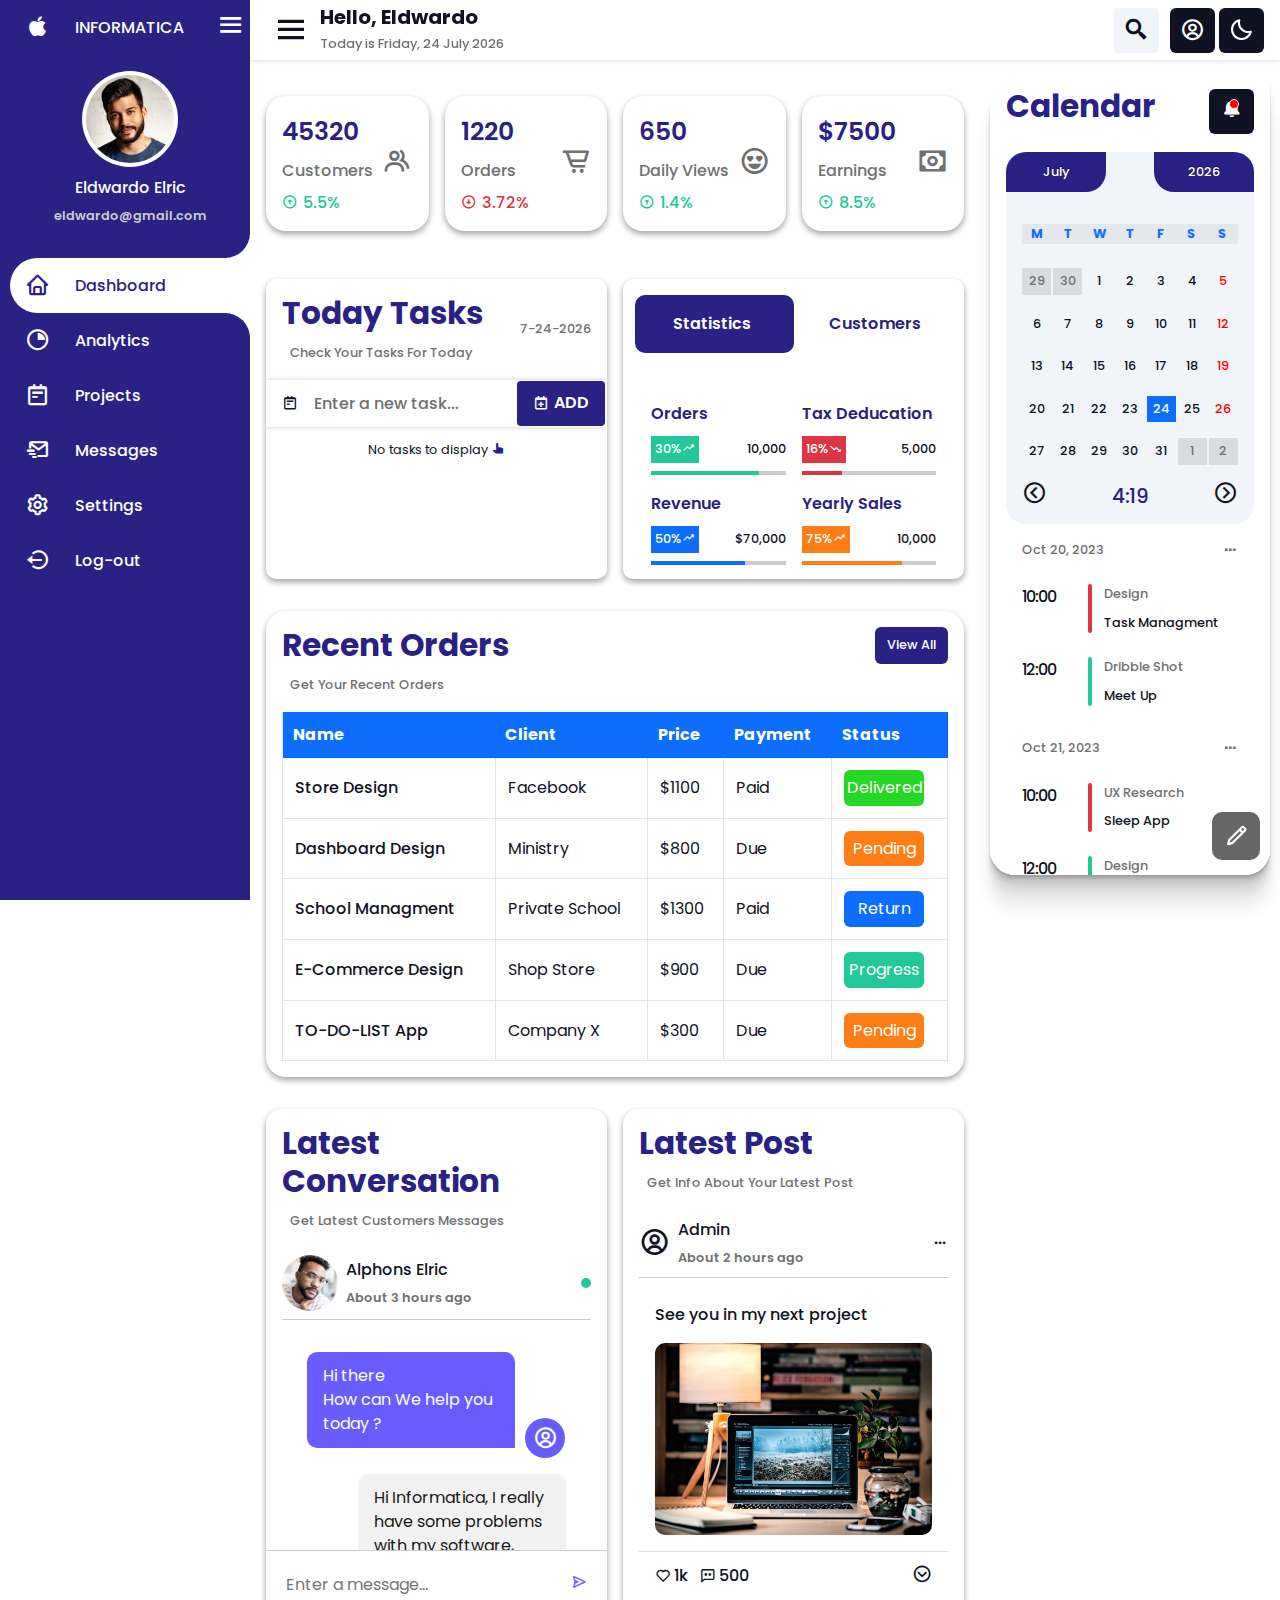
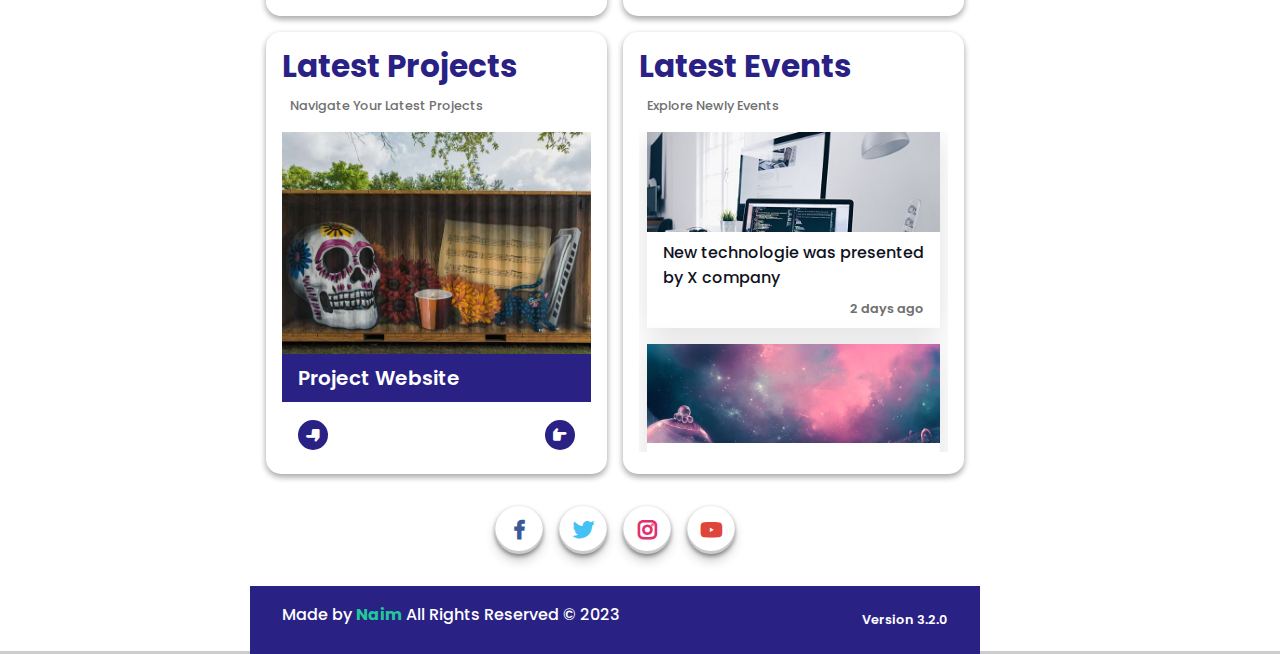
<file: index.html>
<!DOCTYPE html>
<html lang="en">
  <head>
    <!-------------------------------------------
    * Template Name: Admin Dashboard
    * Updated: Jul 20 2024
    * Author: Naim Zaaraoui
    * PSD Designer: Naim Zaaraoui
    ------------------------------------------->
    <meta charset="UTF-8" />
    <meta http-equiv="X-UA-Compatible" content="IE=edge" />
    <meta name="viewport" content="width=device-width, initial-scale=1.0" />
    <title>Admin Dashboard | Dashboard</title>
    <meta name="description" content="Admin Dashboard | New Design" />
    <link rel="preconnect" href="https://fonts.googleapis.com" />
    <link rel="preconnect" href="https://fonts.gstatic.com" crossorigin />
    <link
      href="https://fonts.googleapis.com/css2?family=Poppins:ital,wght@0,100;0,200;0,300;0,400;0,500;0,600;0,700;0,800;0,900;1,100;1,300;1,400;1,500;1,700;1,800;1,900&display=swap"
      rel="stylesheet"
    />
    <link rel="stylesheet" href="css/boxicons.min.css" />
    <link rel="stylesheet" href="css/main.css" />
  </head>
  <body>
    <!-- Prelaoder -->
    <div class="preloader">
      <div class="wrapper">
        <div class="row first">
          <span style="--i: 0; order: 3"></span>
          <span style="--i: 1; order: 2"></span>
          <span style="--i: 2; order: 1"></span>
          <span style="--i: 3; order: 4"></span>
        </div>
        <div class="row second">
          <span style="--i: 4; order: 3"></span>
          <span style="--i: 5; order: 2"></span>
          <span style="--i: 6; order: 1"></span>
          <span style="--i: 7; order: 4"></span>
        </div>
      </div>
    </div>
    <div class="container">
      <!-- Logout Popup -->
      <div class="logout-pop">
        <header>
          <span>Admin Dashboard</span>
          <i class="bx bx-x-circle close-pop"></i>
        </header>
        <div class="body">
          <i class="bx bx-happy"></i>
          <h2>Thank You For Visiting This Website</h2>
          <p>Confirm Your Logout</p>
        </div>
        <footer>
          <input type="checkbox" id="ask" class="custom-check" />
          <label for="ask" class="custom-label">
            <span></span>
            Do not ask me again
          </label>
          <div class="btns">
            <button class="confirm">Confirm</button>
            <button class="close-pop">Cancel</button>
          </div>
        </footer>
      </div>
      <div class="page">
        <!-- Navigation Sidebar -->
        <nav class="navigation">
          <ul class="scrollbar-sm">
            <li class="logo">
              <a href="#">
                <span class="icon"><i class="bx bxl-apple"></i></span>
                <span class="title">INFORMATICA</span>
              </a>
              <div class="toggle">
                <i class="bx bx-menu"></i>
              </div>
            </li>

            <li class="profile">
              <a href="#">
                <img src="imgs/profile.jpg" alt="Profile image" />
                <span class="name">Eldwardo Elric</span>
                <span class="mail">eldwardo@gmail.com</span>
              </a>
            </li>

            <li class="hovered">
              <a href="index.html">
                <span class="icon"><i class="bx bx-home"></i></span>
                <span class="title">Dashboard</span>
              </a>
            </li>

            <li>
              <a href="analytics.html">
                <span class="icon"><i class="bx bx-pie-chart"></i></span>
                <span class="title">Analytics</span>
              </a>
            </li>

            <li>
              <a href="projects.html">
                <span class="icon"><i class="bx bx-notepad"></i></span>
                <span class="title">Projects</span>
              </a>
            </li>

            <li>
              <a href="messages.html">
                <span class="icon"><i class="bx bx-mail-send"></i></span>
                <span class="title">Messages</span>
              </a>
            </li>

            <li>
              <a href="settings.html">
                <span class="icon"><i class="bx bx-cog"></i></span>
                <span class="title">Settings</span>
              </a>
            </li>

            <li>
              <a href="#" class="logout-btn">
                <span class="icon"><i class="bx bx-log-out-circle"></i></span>
                <span class="title">Log-out</span>
              </a>
            </li>
          </ul>
        </nav>
        <!-- Main Content -->
        <main class="main">
          <div class="main-content">
            <!-- Start Header -->
            <header class="topbar">
              <div class="left-content">
                <div class="toggle">
                  <i class="bx bx-menu"></i>
                </div>
                <div class="details">
                  <h2>Hello, Eldwardo</h2>
                  <p class="date">today is Monday, 20 October 2021</p>
                </div>
              </div>
              <div class="right-content">
                <div class="search">
                  <i class="bx bx-search-alt-2 search-icon"></i>
                  <div class="search-box">
                    <input
                      type="search"
                      class="search-input"
                      placeholder="Search Here..."
                    />
                    <button class="search-btn">Search</button>
                  </div>
                </div>
                <div class="user">
                  <i class="bx bx-user-circle user-icon"></i>
                  <ul class="user-list">
                    <li>
                      <a href="#">
                        <i class="bx bx-user"></i>
                        <span>Account</span>
                      </a>
                    </li>
                    <li>
                      <a href="#">
                        <i class="bx bx-lock"></i>
                        <span>Passwords</span>
                      </a>
                    </li>
                    <li>
                      <a href="#">
                        <i class="bx bx-group"></i>
                        <span>Customers</span>
                      </a>
                    </li>
                    <li>
                      <a href="#">
                        <i class="bx bx-calendar"></i>
                        <span>Calendar</span>
                      </a>
                    </li>
                    <li>
                      <a href="#">
                        <i class="bx bx-bar-chart-alt-2"></i>
                        <span>Statistics</span>
                      </a>
                    </li>
                  </ul>
                </div>
                <div class="mode">
                  <i class="bx bx-moon mode-icon"></i>
                </div>
              </div>
            </header>
            <!-- End Header -->
            <!-- Start Admin Content -->
            <div class="admin-content">
              <section class="banner">
                <div class="card">
                  <div class="card-txt">
                    <div class="number">45320</div>
                    <div class="name">Customers</div>
                    <div class="grow">
                      <i class="bx bx-up-arrow-circle"></i>5.5%
                    </div>
                  </div>
                  <div class="card-icon">
                    <i class="bx bx-group"></i>
                  </div>
                </div>
                <div class="card">
                  <div class="card-txt">
                    <div class="number">1220</div>
                    <div class="name">Orders</div>
                    <div class="grow">
                      <i class="bx bx-down-arrow-circle"></i>3.72%
                    </div>
                  </div>
                  <div class="card-icon">
                    <i class="bx bx-cart-alt"></i>
                  </div>
                </div>
                <div class="card">
                  <div class="card-txt">
                    <div class="number">650</div>
                    <div class="name">Daily Views</div>
                    <div class="grow">
                      <i class="bx bx-up-arrow-circle"></i>1.4%
                    </div>
                  </div>
                  <div class="card-icon">
                    <i class="bx bx-happy-heart-eyes"></i>
                  </div>
                </div>
                <div class="card">
                  <div class="card-txt">
                    <div class="number">$7500</div>
                    <div class="name">Earnings</div>
                    <div class="grow">
                      <i class="bx bx-up-arrow-circle"></i>8.5%
                    </div>
                  </div>
                  <div class="card-icon">
                    <i class="bx bx-money"></i>
                  </div>
                </div>
              </section>
              <section class="features">
                <div class="task-order">
                  <div class="todo-list" id="todo">
                    <div class="app">
                      <header class="heading">
                        <div>
                          <h3 class="title">Today Tasks</h3>
                          <p>Check Your Tasks For Today</p>
                        </div>
                        <span class="date"></span>
                      </header>
                      <form>
                        <div class="task-input">
                          <div class="input-box">
                            <i class="bx bx-notepad"></i>
                            <input
                              type="text"
                              placeholder="Enter a new task..."
                            />
                          </div>
                          <button type="submit" id="add-btn">
                            <i class="bx bx-calendar-plus"></i>
                            <span>Add</span>
                          </button>
                        </div>
                        <div class="info"></div>
                      </form>
                      <ul class="tasks">
                        <li class="display-msg">
                          <p>
                            No tasks to display<i class="bx bxs-hand-up"></i>
                          </p>
                        </li>

                        <li class="task-content"></li>
                      </ul>
                    </div>
                  </div>
                  <div class="statistics" id="stats">
                    <header>
                      <button id="statistics" class="active">Statistics</button>
                      <button id="customers">Customers</button>
                      <span class="switch"></span>
                    </header>
                    <div class="list stats show" data-name="statistics">
                      <ul class="stat-list">
                        <li>
                          <div class="title">Orders</div>
                          <div class="nb">
                            <span>30% <i class="bx bx-trending-up"></i></span>
                            <span>10,000</span>
                          </div>
                          <div class="progress">
                            <span data-level="80%"></span>
                          </div>
                        </li>
                        <li>
                          <div class="title">Tax Deducation</div>
                          <div class="nb">
                            <span>16% <i class="bx bx-trending-down"></i></span>
                            <span>5,000</span>
                          </div>
                          <div class="progress">
                            <span data-level="30%"></span>
                          </div>
                        </li>
                        <li>
                          <div class="title">Revenue</div>
                          <div class="nb">
                            <span>50% <i class="bx bx-trending-up"></i></span>
                            <span>$70,000</span>
                          </div>
                          <div class="progress">
                            <span data-level="70%"></span>
                          </div>
                        </li>
                        <li>
                          <div class="title">Yearly Sales</div>
                          <div class="nb">
                            <span>75% <i class="bx bx-trending-up"></i></span>
                            <span>10,000</span>
                          </div>
                          <div class="progress">
                            <span data-level="75%"></span>
                          </div>
                        </li>
                      </ul>
                    </div>
                    <ul class="list customers" data-name="customers">
                      <li>
                        <div class="img">
                          <img src="imgs/customer1.jpg" alt="Customer" />
                        </div>
                        <div class="text">
                          <div class="name">Alphons Elric</div>
                          <div class="country">Tunisia</div>
                        </div>
                        <a href="#" class="contact"
                          ><div class="bx bx-mail-send"></div
                        ></a>
                      </li>
                      <li>
                        <div class="img">
                          <img src="imgs/customer2.jpg" alt="Customer" />
                        </div>
                        <div class="text">
                          <div class="name">Roy Mostang</div>
                          <div class="country">England</div>
                        </div>
                        <a href="#" class="contact"
                          ><div class="bx bx-mail-send"></div
                        ></a>
                      </li>
                      <li>
                        <div class="img">
                          <img src="imgs/customer3.jpg" alt="Customer" />
                        </div>
                        <div class="text">
                          <div class="name">David Smith</div>
                          <div class="country">US</div>
                        </div>
                        <a href="#" class="contact"
                          ><div class="bx bx-mail-send"></div
                        ></a>
                      </li>
                      <li>
                        <div class="img">
                          <img src="imgs/customer4.jpg" alt="Customer" />
                        </div>
                        <div class="text">
                          <div class="name">Amit Khan</div>
                          <div class="country">India</div>
                        </div>
                        <a href="#" class="contact"
                          ><div class="bx bx-mail-send"></div
                        ></a>
                      </li>
                      <li>
                        <div class="img">
                          <img src="imgs/customer5.jpg" alt="Customer" />
                        </div>
                        <div class="text">
                          <div class="name">Antonio Bradoli</div>
                          <div class="country">London</div>
                        </div>
                        <a href="#" class="contact"
                          ><div class="bx bx-mail-send"></div
                        ></a>
                      </li>
                      <li>
                        <div class="img">
                          <img src="imgs/customer6.jpg" alt="Customer" />
                        </div>
                        <div class="text">
                          <div class="name">Paul David</div>
                          <div class="country">Mexico</div>
                        </div>
                        <a href="#" class="contact"
                          ><div class="bx bx-mail-send"></div
                        ></a>
                      </li>
                      <li>
                        <div class="img">
                          <img src="imgs/customer7.jpg" alt="Customer" />
                        </div>
                        <div class="text">
                          <div class="name">John Doe</div>
                          <div class="country">US</div>
                        </div>
                        <a href="#" class="contact"
                          ><div class="bx bx-mail-send"></div
                        ></a>
                      </li>
                      <li>
                        <div class="img">
                          <img src="imgs/customer1.jpg" alt="Customer" />
                        </div>
                        <div class="text">
                          <div class="name">Alphons Elric</div>
                          <div class="country">Tunisia</div>
                        </div>
                        <a href="#" class="contact"
                          ><div class="bx bx-mail-send"></div
                        ></a>
                      </li>
                    </ul>
                  </div>
                </div>
                <div class="orders">
                  <header>
                    <div class="heading">
                      <h3 class="title">Recent Orders</h3>
                      <p class="info">Get Your Recent Orders</p>
                    </div>
                    <a href="#" class="view-btn">View All</a>
                  </header>
                  <div class="table-container">
                    <table>
                      <thead>
                        <tr>
                          <th>Name</th>
                          <th>Client</th>
                          <th>Price</th>
                          <th>Payment</th>
                          <th>Status</th>
                        </tr>
                      </thead>
                      <tbody>
                        <tr>
                          <td>Store Design</td>
                          <td>Facebook</td>
                          <td>$1100</td>
                          <td>Paid</td>
                          <td>
                            <span class="status delivered">Delivered</span>
                          </td>
                        </tr>
                        <tr>
                          <td>Dashboard Design</td>
                          <td>Ministry</td>
                          <td>$800</td>
                          <td>Due</td>
                          <td><span class="status pending">Pending</span></td>
                        </tr>
                        <tr>
                          <td>School Managment</td>
                          <td>Private School</td>
                          <td>$1300</td>
                          <td>Paid</td>
                          <td><span class="status return">Return</span></td>
                        </tr>
                        <tr>
                          <td>E-Commerce Design</td>
                          <td>Shop Store</td>
                          <td>$900</td>
                          <td>Due</td>
                          <td>
                            <span class="status progress">Progress</span>
                          </td>
                        </tr>
                        <tr>
                          <td>TO-DO-LIST App</td>
                          <td>Company X</td>
                          <td>$300</td>
                          <td>Due</td>
                          <td><span class="status pending">Pending</span></td>
                        </tr>
                      </tbody>
                    </table>
                  </div>
                </div>
              </section>
              <section class="extra-content">
                <div class="section latest-chat" id="chat">
                  <header class="heading">
                    <h3 class="title">Latest Conversation</h3>
                    <p class="info">Get Latest Customers Messages</p>
                  </header>
                  <div class="chat-content">
                    <div class="chat-head">
                      <div class="customer">
                        <img src="imgs/customer1.jpg" alt="Customer" />
                        <div class="details">
                          <div>Alphons Elric</div>
                          <div>About 3 hours ago</div>
                        </div>
                      </div>
                      <span class="status"></span>
                    </div>
                    <ul class="chat-body">
                      <li class="chat outgoing">
                        <p>
                          Hi there <br />
                          How can We help you today ?
                        </p>
                        <span><i class="bx bx-user-circle"></i> </span>
                      </li>
                      <li class="chat incoming">
                        <span
                          ><img src="imgs/customer1.jpg" alt="Customer" />
                        </span>
                        <p>
                          Hi Informatica, I really have some problems with my
                          software, could you fix it to me?
                        </p>
                      </li>
                      <li class="chat outgoing">
                        <p>Yes of course, just give us more details.</p>
                        <span><i class="bx bx-user-circle"></i> </span>
                      </li>
                      <li class="chat incoming">
                        <span
                          ><img src="imgs/customer1.jpg" alt="Customer" />
                        </span>
                        <p>Thank you, so my problem is...</p>
                      </li>
                    </ul>
                    <div class="chat-input">
                      <textarea
                        placeholder="Enter a message..."
                        required
                      ></textarea>
                      <span><i class="bx bx-send"></i></span>
                    </div>
                  </div>
                </div>
                <div class="section latest-post" id="post">
                  <header class="heading">
                    <h3 class="title">Latest Post</h3>
                    <p class="info">Get Info About Your Latest Post</p>
                  </header>
                  <div class="post-content">
                    <div class="post-head">
                      <div class="admin">
                        <i class="bx bx-user-circle user-icon"></i>
                        <div class="details">
                          <div>Admin</div>
                          <div>About 2 hours ago</div>
                        </div>
                      </div>
                      <i class="bx bx-dots-horizontal-rounded more-icon"></i>
                    </div>
                    <div class="post-body">
                      <p>See you in my next project</p>
                      <img src="imgs/post.jpeg" alt="Post" />
                    </div>
                    <div class="post-foot">
                      <div class="reacts">
                        <div class="likes">
                          <span><i class="bx bx-heart"></i>1k</span>
                          <span><i class="bx bx-comment-dots"></i>500</span>
                        </div>
                        <div class="comment-btn">
                          <i class="bx bx-chevron-down-circle"></i>
                        </div>
                      </div>
                      <ul class="comments">
                        <li class="comment">
                          <img src="imgs/customer4.jpg" alt="Customer" />
                          <div class="content">
                            <span class="name">John Smith</span>
                            <p>See you ADMIN &hearts;</p>
                          </div>
                        </li>
                      </ul>
                    </div>
                  </div>
                </div>
                <div class="section latest-proj" id="proj">
                  <header class="heading">
                    <h3 class="title">Latest Projects</h3>
                    <p class="info">Navigate Your Latest Projects</p>
                  </header>
                  <div class="projects">
                    <ul class="wrapper">
                      <li class="project">
                        <div class="img">
                          <img src="imgs/proj1.jpg" alt="Project" />
                        </div>
                        <div class="text">
                          <h2 class="title">Project Website</h2>
                          <div class="info">
                            <div class="details">
                              <p>
                                This Website Is Specially Build To Showcase All
                                Major JavaScript Projects.
                              </p>
                              <div class="btns">
                                <a href="#"
                                  ><i class="bx bx-navigation"></i>View</a
                                >
                                <a href="#">Share<i class="bx bx-group"></i></a>
                              </div>
                            </div>
                          </div>
                        </div>
                      </li>
                      <li class="project">
                        <div class="img">
                          <img src="imgs/proj2.jpg" alt="Project" />
                        </div>
                        <div class="text">
                          <h2 class="title">Project Website</h2>
                          <div class="info">
                            <div class="details">
                              <p>
                                This Website Is Specially Build To Showcase All
                                Major JavaScript Projects.
                              </p>
                              <div class="btns">
                                <a href="#"
                                  ><i class="bx bx-navigation"></i>View</a
                                >
                                <a href="#">Share<i class="bx bx-group"></i></a>
                              </div>
                            </div>
                          </div>
                        </div>
                      </li>
                      <li class="project">
                        <div class="img">
                          <img src="imgs/proj3.jpg" alt="Project" />
                        </div>
                        <div class="text">
                          <h2 class="title">Project Website</h2>
                          <div class="info">
                            <div class="details">
                              <p>
                                This Website Is Specially Build To Showcase All
                                Major JavaScript Projects.
                              </p>
                              <div class="btns">
                                <a href="#"
                                  ><i class="bx bx-navigation"></i>View</a
                                >
                                <a href="#">Share<i class="bx bx-group"></i></a>
                              </div>
                            </div>
                          </div>
                        </div>
                      </li>
                      <li class="project">
                        <div class="img">
                          <img src="imgs/proj4.jpeg" alt="Project" />
                        </div>
                        <div class="text">
                          <h2 class="title">Project Website</h2>
                          <div class="info">
                            <div class="details">
                              <p>
                                This Website Is Specially Build To Showcase All
                                Major JavaScript Projects.
                              </p>
                              <div class="btns">
                                <a href="#"
                                  ><i class="bx bx-navigation"></i>View</a
                                >
                                <a href="#">Share<i class="bx bx-group"></i></a>
                              </div>
                            </div>
                          </div>
                        </div>
                      </li>
                      <li class="project">
                        <div class="img">
                          <img src="imgs/post.jpeg" alt="Project" />
                        </div>
                        <div class="text">
                          <h2 class="title">Project Website</h2>
                          <div class="info">
                            <div class="details">
                              <p>
                                This Website Is Specially Build To Showcase All
                                Major JavaScript Projects.
                              </p>
                              <div class="btns">
                                <a href="#"
                                  ><i class="bx bx-navigation"></i>View</a
                                >
                                <a href="#">Share<i class="bx bx-group"></i></a>
                              </div>
                            </div>
                          </div>
                        </div>
                      </li>
                    </ul>
                    <div class="cntrl">
                      <i class="bx bxs-hand-left btn" id="prev"></i>
                      <i class="bx bxs-hand-right btn" id="next"></i>
                    </div>
                  </div>
                </div>
                <div class="section latest-events" id="events">
                  <header class="heading">
                    <h3 class="title">Latest Events</h3>
                    <p class="info">Explore Newly Events</p>
                  </header>
                  <ul class="events">
                    <li class="event">
                      <img src="imgs/proj4.jpeg" alt="Event" />
                      <div class="txt">
                        <a href="#"
                          >New technologie was presented by X company</a
                        >
                        <div class="date">2 days ago</div>
                      </div>
                    </li>
                    <li class="event">
                      <img src="imgs/proj3.jpg" alt="Event" />
                      <div class="txt">
                        <a href="#"
                          >New technologie was presented by X company</a
                        >
                        <div class="date">3 days ago</div>
                      </div>
                    </li>
                    <li class="event">
                      <img src="imgs/proj2.jpg" alt="Event" />
                      <div class="txt">
                        <a href="#"
                          >New technologie was presented by X company</a
                        >
                        <div class="date">4 days ago</div>
                      </div>
                    </li>
                  </ul>
                </div>
              </section>
              <ul class="social">
                <li class="facebook">
                  <a href="#">
                    <i class="bx bxl-facebook"></i>
                    <div class="tip">Facebook</div>
                  </a>
                </li>
                <li class="twitter">
                  <a href="#">
                    <i class="bx bxl-twitter"></i>
                    <div class="tip">Twitter</div>
                  </a>
                </li>
                <li class="instagram">
                  <a href="#">
                    <i class="bx bxl-instagram"></i>
                    <div class="tip">Instagram</div>
                  </a>
                </li>
                <li class="youtube">
                  <a href="#">
                    <i class="bx bxl-youtube"></i>
                    <div class="tip">Youtube</div>
                  </a>
                </li>
              </ul>
            </div>
            <!-- End Admin Content -->
            <!-- Start Footer -->
            <footer class="footer">
              <p class="copyright">
                Made by <span>Naim</span> All Rights Reserved &copy; 2023
              </p>
              <span class="version">Version 3.2.0</span>
            </footer>
            <!-- End Footer -->
          </div>
          <!-- Main Aside -->
          <aside class="main-aside">
            <header>
              <h3>Calendar</h3>
              <span class="note-icon"><i class="bx bxs-bell"></i></span>
              <ul class="notes-list">
                <li class="logo">
                  <i class="bx bxl-apple"></i>
                </li>
                <li>
                  <i class="bx bx-bell"></i>
                  <a href="#"
                    >New feature was added to "Admin Dashboard" project...<span
                      class="more"
                      >Read more</span
                    ></a
                  >
                </li>
                <li>
                  <i class="bx bx-bell"></i>
                  <a href="#"
                    >Client A approve your request about the new design...<span
                      class="more"
                      >Read more</span
                    ></a
                  >
                </li>
                <li>
                  <i class="bx bx-bell"></i>
                  <a href="#"
                    >3 days for "Bootstrap 5.5" INTERNATIONAL MEETING...<span
                      class="more"
                      >Read more</span
                    ></a
                  >
                </li>
                <li>
                  <i class="bx bx-bell"></i>
                  <a href="#"
                    >New design was added by "User 10"...<span class="more"
                      >Read more</span
                    ></a
                  >
                </li>
              </ul>
            </header>
            <div class="aside-content">
              <div class="calendar">
                <header>
                  <div class="month"></div>
                  <div class="year"></div>
                </header>
                <div class="body">
                  <ul class="week">
                    <li>M</li>
                    <li>T</li>
                    <li>W</li>
                    <li>T</li>
                    <li>F</li>
                    <li>S</li>
                    <li>S</li>
                  </ul>
                  <ul class="days"></ul>
                </div>
                <div class="control">
                  <span id="prev" class="control-btn"
                    ><i class="bx bx-chevron-left-circle"></i
                  ></span>
                  <div class="time"><span></span></div>
                  <span id="next" class="control-btn"
                    ><i class="bx bx-chevron-right-circle"></i
                  ></span>
                </div>
              </div>
              <div class="events">
                <div class="event">
                  <div class="event-head">
                    <div class="event-date">Oct 20, 2023</div>
                    <i class="bx bx-dots-horizontal event-plus"></i>
                  </div>
                  <ul class="events-list">
                    <li>
                      <span class="time">10:00</span>
                      <div class="detail">
                        <span>Design</span>
                        <span>Task Managment</span>
                      </div>
                    </li>
                    <li>
                      <span class="time">12:00</span>
                      <div class="detail">
                        <span>Dribble Shot</span>
                        <span>Meet Up</span>
                      </div>
                    </li>
                  </ul>
                </div>
                <div class="event">
                  <div class="event-head">
                    <div class="event-date">Oct 21, 2023</div>
                    <i class="bx bx-dots-horizontal event-plus"></i>
                  </div>
                  <ul class="events-list">
                    <li>
                      <span class="time">10:00</span>
                      <div class="detail">
                        <span>UX Research</span>
                        <span>Sleep App</span>
                      </div>
                    </li>
                    <li>
                      <span class="time">12:00</span>
                      <div class="detail">
                        <span>Design</span>
                        <span>Mobile App</span>
                      </div>
                    </li>
                  </ul>
                </div>
              </div>
            </div>
          </aside>
        </main>
        <span class="draft-btn"><i class="bx bx-pencil"></i></span>
        <!-- Draft Modal -->
        <section class="draft">
          <div class="section scrollbar-sm">
            <header class="heading">
              <h3 class="title">Quick Draft</h3>
              <p class="info">Write A Draft For Your Ideas</p>
            </header>
            <div class="profile">
              <img src="imgs/profile.jpg" alt="profile" />
              <div class="txt">
                <div class="name">Eldwardo Elric</div>
                <div class="job">Dashboard Admin</div>
              </div>
            </div>
            <form action="#">
              <label class="input-box">
                <i class="bx bx-pen"></i>
                <input type="text" placeholder="Title..." class="input" />
              </label>
              <label class="input-box">
                <i class="bx bx-spreadsheet"></i>
                <textarea
                  placeholder="Your thought..."
                  class="input"
                ></textarea>
              </label>
            </form>
            <div class="btns">
              <button class="cancel-btn">Cancel</button>
              <button class="save-btn">Save</button>
            </div>
            <div class="save-popup">
              <div class="popup-content">
                <i class="bx bx-x-circle close-icon"></i>
                <i class="bx bx-check-circle check-icon"></i>
                <h2>Draft Saved!!</h2>
              </div>
            </div>
          </div>
        </section>
      </div>
    </div>

    <script src="js/share.js"></script>
    <script src="js/slider.js"></script>
    <script src="js/main.js"></script>
  </body>
</html>
</file>
<file: css/main.css>
/*-------------------------------------------
* Template Name: Admin Dashboard
* Updated: Jul 20 2024
* Author: Naim Zaaraoui
* PSD Designer: Naim Zaaraoui
-------------------------------------------*/

/* #LAYERS
-------------------*/
@layer root, reset, base, components, layout,utilities, content;

/* #ROOT
-------------------*/

@layer root {
  :root {
    --white: #fff;
    --white-grey: #ccc;
    --black: #101223;
    --main-bg: #f1f5f9;
    --sec-bg: #fff;
    --nav-bg: #2a2185;
    --nav-color: #fff;
    --blue: #2a2185;
    --cyan: #0d6efd;
    --teal: #20c997;
    --red: #dc3545;
    --orange: #fd7e14;
    --grey: #707070;
    --hd-shadow: 0 0 5px rgba(0, 0, 0, 0.2);
    --shadow: rgb(0 0 0 / 16%) 0px 3px 6px, rgb(0 0 0 / 23%) 0px 3px 6px;
    --fs-100: clamp(0.64rem, 0.6549rem - 0.0192cqi, 0.651rem);
    --fs-200: clamp(0.7813rem, 0.7747rem + 0.0326cqi, 0.8rem);
    --fs-300: clamp(0.9375rem, 0.9158rem + 0.1087cqi, 1rem);
    --fs-400: clamp(1.125rem, 1.0815rem + 0.2174cqi, 1.25rem);
    --fs-500: clamp(1.35rem, 1.2761rem + 0.3696cqi, 1.5625rem);
    --fs-600: clamp(1.62rem, 1.5041rem + 0.5793cqi, 1.9531rem);
    --fs-700: clamp(1.944rem, 1.771rem + 0.8651cqi, 2.4414rem);
    --fs-800: clamp(2.3328rem, 2.0827rem + 1.2504cqi, 3.0518rem);
    --fs-900: clamp(2.7994rem, 2.4462rem + 1.7658cqi, 3.8147rem);
    --ff-base: Poppins, sans-serif;
  }
}

/* #RESET
-------------------*/
@layer reset {
  *,
  *::before,
  *::after {
    -webkit-box-sizing: border-box;
    box-sizing: border-box;
    padding: 0;
    margin: 0;
  }
  html {
    color-scheme: light dark;
  }
  h1,
  h2,
  h3,
  h4,
  h5,
  h6 {
    font-family: var(--ff-accent);
    line-height: 1.2;
    text-wrap: balance;
  }
  h1,
  h2,
  h3,
  h4,
  h5,
  h6,
  p {
    -webkit-margin-after: 0.65rem;
    margin-block-end: 0.65rem;
  }
  h1:last-child,
  h2:last-child,
  h3:last-child,
  h4:last-child,
  h5:last-child,
  h6:last-child,
  p:last-child {
    margin: 0;
  }
  p,
  li,
  h1,
  h2,
  h3,
  h4 {
    overflow-wrap: break-word;
    -ms-hyphens: auto;
    hyphens: auto;
  }
  ol,
  ul {
    margin: 0;
    padding: 0;
    list-style: none;
  }
  a {
    text-decoration: none;
  }
  input,
  button,
  select,
  optgroup,
  textarea {
    border: 0;
    outline: 0;
    font: inherit;
    line-height: inherit;
  }
  button:not(:disabled),
  [type="button"]:not(:disabled),
  [type="reset"]:not(:disabled),
  [type="submit"]:not(:disabled) {
    cursor: pointer;
    background: transparent;
  }
  textarea {
    resize: none;
  }
  img,
  picture,
  svg {
    /* Ensures that the image does not exceed its container's width */
    max-inline-size: 100%;
    /* Maintain image aspect ratio */
    block-size: auto;
    /* Ensures that the background image does not repeat itself */
    background-repeat: no-repeat;
    /* Ensures that the image fills the container without repeating */
    background-size: cover;
    /* Adds a slight italic effect to the image alt text */
    font-style: italic;
    /* Aligns the image vertically with the text and remove annoying image spacing */
    vertical-align: middle;
    /* Adds some margin around the image to improve its spacing with other elements */
    shape-margin: 1rem;
    /* Scales the image to cover its container box */
    -o-object-fit: cover;
    object-fit: cover;
    /* Center the image within its container box */
    -o-object-position: center;
    object-position: center;
  }
  :focus-visible {
    outline: 2px solid var(--clr-primary-500);
    outline-offset: 2px;
  }
}

/* #BASE
-------------------*/
@layer base {
  body {
    color: var(--black);
    font-family: var(--ff-base);
    font-size: var(--fs-300);
    line-height: 1.6;
    overflow-y: hidden;

    &:has(.preloader.is-hidden) {
      overflow-y: auto;
    }

    &.dark {
      --main-bg: rgb(14 14 72);
      --nav-bg: rgb(14 14 72);
      --sec-bg: #0a1348;
      --white: rgb(0 0 49);
      --black: #fff;
      --blue: #f0f0f0;
      --grey: #ccc;
      --white-grey: #262b49;
      --hd-shadow: 0 0 6px rgba(95, 95, 95, 0.7);
    }
  }

  a {
    color: var(--clr-neutral-900);
  }

  a:is(:hover, :focus) {
    color: var(--clr-primary-500);
  }

  ::placeholder {
    transition: all 300ms ease;
  }

  :focus-visible::placeholder {
    opacity: 0;
  }

  ::-webkit-scrollbar {
    width: 8px;
  }

  .scrollbar-sm::-webkit-scrollbar {
    width: 5px;
  }

  ::-webkit-scrollbar-thumb {
    background-color: var(--blue);
  }

  .scrollbar-sm::-webkit-scrollbar-thumb {
    border-radius: 100vw;
  }

  ::-webkit-scrollbar-track {
    background-color: var(--white-grey);
  }

  .scrollbar-sm::-webkit-scrollbar-track {
    border-radius: 100vw;
  }

  h1 {
    font-size: var(--fs-800);
  }

  h2 {
    font-size: var(--fs-700);
  }

  h3 {
    font-size: var(--fs-600);
  }

  h4 {
    font-size: var(--fs-500);
  }
}

/* -----------------------------------------  
   ----------- DASHBOARD PAGE --------------
   -----------------------------------------
*/

/* #GLOBAL
-------------------*/
.heading .title {
  color: var(--blue);
}

.heading .info {
  font-size: var(--fs-200);
  font-weight: 500;
  padding-left: 0.5rem;
  color: var(--grey);
}

/* #PRELOADER
-------------------*/
.preloader {
  position: fixed;
  z-index: 99999;
  display: flex;
  justify-content: center;
  align-items: center;
  width: 100%;
  height: 100%;
  background: rgb(255 255 255 / 95%);
}

.preloader.is-hidden {
  display: none;
}

.preloader .wrapper {
  display: flex;
  flex-direction: column;
  gap: 1px;
}
.preloader .row {
  display: flex;
  flex-direction: row-reverse;
  justify-content: space-between;
  flex-wrap: wrap;
  gap: 1px;
  width: 63px;
}

.preloader .row.second {
  flex-direction: row;
  flex-wrap: wrap-reverse;
  margin-top: -20px;
}

.preloader .row span {
  display: block;
  width: 20px;
  height: 20px;
  background: #02a3ff;
  opacity: 0.4;
  animation: animate 0.8s infinite linear;
  animation-delay: calc(var(--i) * 0.1s);
}

@keyframes animate {
  0% {
    opacity: 1;
  }

  80%,
  100% {
    opacity: 0.2;
  }
}

/* #PAGE
----------------*/

.container {
  display: flex;
  align-items: center;
  justify-content: center;
  width: 100%;
  min-height: 100vh;
  height: 100%;
  background: var(--main-bg);
}

.page {
  position: relative;
  max-width: 100%;
  width: 100%;
  min-height: 100vh;
  height: 100%;
  background: var(--white);
  overflow: hidden;
  box-shadow: rgb(0 0 0 / 40%) 0px 2px 4px 0px,
    rgb(0 0 0 / 30%) 0px 7px 13px -3px, rgb(0 0 0 / 20%) 0px -3px 0px 0px inset;

  @media (max-width: 1199px) {
    max-width: 100%;
    width: 100%;
    min-height: 100vh;
    border-radius: 0px;
  }
}

/* #NAVIGATION SIDEBAR
--------------------------*/
.navigation {
  position: fixed;
  top: 0;
  left: 0;
  z-index: 202;
  width: 250px;
  height: 100%;
  background: var(--nav-bg);
  border-left: 10px solid var(--nav-bg);
  overflow: hidden;
  transition: all 0.5s ease;
}

.navigation.active {
  width: 75px;
}

.navigation ul {
  position: absolute;
  top: 0;
  left: 0;
  width: 100%;
  max-height: 100dvh;
  overflow-y: auto;
}

.navigation ul li {
  position: relative;
  border-radius: 30px 0 0 30px;
}

.navigation ul li:not(.logo, .profile):hover,
.navigation ul li.hovered {
  background: var(--white);
}

.navigation ul li.logo {
  display: flex;
  justify-content: space-between;
  align-items: center;
}

.navigation ul li.logo a {
  pointer-events: none;
}

.navigation ul li.logo .toggle {
  width: 40px;
  height: 40px;
  font-size: var(--fs-600);
  color: #fff;
  line-height: 40px;
  text-align: center;
  cursor: pointer !important;

  .navigation.active & {
    display: none;
  }
}

.navigation ul li.profile {
  margin: 1rem 0 2rem;
}

.navigation ul li.profile a {
  display: flex;
  flex-direction: column;
  align-items: center;
}

.navigation ul li.profile img {
  width: 6rem;
  height: auto;
  padding: 4px;
  background: var(--white);
  border-radius: 50%;
  object-fit: cover;
  transition: all 0.5s ease;
}

.navigation.active ul li.profile img {
  width: 50px;
}

.navigation ul li.profile .name,
.navigation ul li.profile .mail {
  max-width: 100%;
  white-space: nowrap;
  overflow: hidden;
  transition: 0.5s ease;
}

.navigation ul li.profile .name {
  margin: 8px 0 5px;
}

.navigation ul li.profile .mail {
  font-size: var(--fs-200);
  font-weight: 600;
  color: #ccc;
}

.navigation.active ul li.profile .name,
.navigation.active ul li.profile .mail {
  max-width: 0;
  transition-duration: 0.2s;
}

.navigation ul li a {
  position: relative;
  display: flex;
  font-weight: 500;
  color: var(--nav-color);
}

.navigation ul li:not(.logo, .profile):hover a,
.navigation ul li.hovered a {
  color: var(--blue);
}

.navigation ul li:not(.logo, .profile):hover a::before,
.navigation ul li.hovered a::before {
  content: "";
  position: absolute;
  top: -50px;
  right: 0;
  width: 50px;
  height: 50px;
  background: transparent;
  border-radius: 50%;
  box-shadow: 35px 35px 0 10px var(--white);
  pointer-events: none;
}

.navigation ul li:not(.logo, .profile):hover a::after,
.navigation ul li.hovered a::after {
  content: "";
  position: absolute;
  bottom: -50px;
  right: 0;
  width: 50px;
  height: 50px;
  background: transparent;
  border-radius: 50%;
  box-shadow: 35px -35px 0 10px var(--white);
  pointer-events: none;
}

.navigation ul li .icon {
  display: flex;
  min-width: 55px;
  height: 55px;
  align-items: center;
  justify-content: center;
  font-size: var(--fs-500);
}

.navigation ul li .title {
  height: 55px;
  line-height: 55px;
  padding: 0 10px;
  white-space: nowrap;

  .navigation.active & {
    display: none;
  }
}

@media (max-width: 1199px) {
  .navigation {
    height: 100vh;
    border-radius: 0;
  }
}

/* #MAIN CONTENT
-----------------------*/
.main,
.main .main-content .topbar {
  left: 250px;
  display: flex;
  width: calc(100% - 250px);
  padding-right: 300px;
  transition: all 0.5s ease;
}
.main {
  position: relative;
}

.navigation.active ~ .main,
.navigation.active ~ .main .main-content .topbar {
  left: 75px;
  width: calc(100% - 75px);
}

.main .main-content {
  flex: 1;
}

@media (max-width: 991px) {
  .navigation {
    width: 75px;
  }

  .navigation.active {
    width: 250px;
  }

  .navigation ul li.logo .toggle,
  .navigation ul li .title {
    display: none;

    .navigation.active & {
      display: block;
    }
  }

  .navigation ul li.profile .name,
  .navigation ul li.profile .mail {
    max-width: 0;
  }

  .navigation.active ul li.profile .name,
  .navigation.active ul li.profile .mail {
    max-width: 100%;
  }

  .navigation ul li.profile img {
    width: 50px;
  }

  .main,
  .main .main-content .topbar {
    width: calc(100% - 75px);
    left: 75px;
  }
}

@media (max-width: 1199px) {
  .main {
    padding-right: 0;
  }

  .main .main-content .topbar {
    padding-right: 10px !important;
  }
}

@media (max-width: 525px) {
  .navigation {
    left: -100%;
  }

  .navigation.active {
    width: 100%;
    left: 0;
  }

  .navigation.active ul li.profile .name,
  .navigation.active ul li.profile .mail {
    max-width: 100%;
  }

  .navigation.active ul li.profile img {
    width: 6rem;
  }

  .main,
  .main .main-content .topbar {
    width: 100%;
    left: 0;
  }

  .navigation.active ~ .main,
  .navigation.active ~ .main .main-content .topbar {
    width: 100%;
    left: 0;
  }
}

/* #HEADER
---------------*/

.main .main-content .topbar,
.main .topbar .left-content,
.main .topbar .right-content,
.main .topbar .toggle,
.main .topbar .search,
.main .topbar .search-box {
  display: flex;
  justify-content: center;
  align-items: center;
}

.main .main-content .topbar {
  position: fixed;
  z-index: 201;
  justify-content: space-between;
  height: 60px;
  padding: 0 1rem 0 10px;
  background: var(--white);
  box-shadow: var(--hd-shadow);
}

.main .topbar .toggle {
  width: 60px;
  height: 60px;
  font-size: var(--fs-700);
  cursor: pointer;
}

.main .topbar .details h2 {
  font-size: var(--fs-400);
  margin-bottom: 5px;
}

.main .topbar .details .date {
  font-size: var(--fs-200);
  font-weight: 500;
  color: var(--grey);
}

.main .topbar .right-content {
  gap: 0.25rem;
}

.main .topbar .search {
  position: relative;
  height: 60px;
  width: 60px;
}

.main .topbar .search-icon {
  width: 45px;
  height: 45px;
  font-size: var(--fs-500);
  font-weight: 600;
  background: var(--main-bg);
  line-height: 45px;
  text-align: center;
  border-radius: 4px;
  cursor: pointer;
  transition: all 0.4s ease;
}

.main .topbar .search-icon:hover {
  background: var(--blue);
  color: var(--white);
}

.main .topbar .search-box {
  position: absolute;
  right: 0;
  bottom: -50px;
  max-width: 0px;
  background: var(--blue);
  border-radius: 40px;
  overflow: hidden;
  transition: all 0.4s ease;
}

.main .topbar .search-box.show {
  max-width: 350px;
}

.main .topbar .search-input {
  width: 250px;
  height: 40px;
  padding: 0 0.5em 0 1em;
  background: var(--blue);
  color: var(--white-grey);
}

.main .topbar .search-input::placeholder {
  color: var(--white-grey);
}

.main .topbar .search-btn {
  height: 40px;
  padding: 0 1rem;
  font-weight: 500;
  background: var(--white);
  color: var(--black);
  border: 2px solid var(--blue);
  border-radius: 40px;
  cursor: pointer;
}

.main .topbar .user {
  position: relative;
}

.main .topbar .user .user-icon,
.main .topbar .mode .mode-icon {
  width: 45px;
  height: 45px;
  font-size: var(--fs-500);
  background: var(--black);
  color: var(--white);
  border-radius: 6px;
  line-height: 45px;
  text-align: center;
  cursor: pointer;
}

.main .user .user-list {
  position: absolute;
  top: 80px;
  right: 0;
  z-index: 10;
  width: 155px;
  padding: 1rem;
  background: var(--white);
  border-top: 2px solid var(--grey);
  opacity: 0;
  pointer-events: none;
  box-shadow: 0 10px 15px rgb(0 0 0 / 20%);
  transition: 0.4s ease-in-out;
}

.main .user-icon.show-list ~ .user-list {
  top: 55px;
  opacity: 1;
  pointer-events: auto;
}

.main .user-list li a {
  display: flex;
  align-items: center;
  height: 40px;
  color: var(--black);
  white-space: nowrap;
}

.main .user-list li a i {
  margin-right: 10px;
}

.main .user-list li a:hover span {
  font-weight: 500;
  color: var(--blue);
  text-decoration: underline;
}

@media (max-width: 525px) {
  .main .topbar .details {
    display: none;
  }

  .main .topbar .search-box {
    right: -80px;
  }
}

@media (max-width: 300px) {
  .main .topbar .search-box.show {
    max-width: 250px;
  }

  .main .topbar .search-input {
    max-width: 65%;
  }
}

/* #BANNER
---------------*/
.admin-content {
  padding: 6rem 1rem 0;
}

.banner {
  display: grid;
  grid-template-columns: repeat(4, 1fr);
  gap: 1rem;
  width: 100%;
}

.banner .card {
  display: flex;
  justify-content: space-between;
  align-items: center;
  gap: 0.5rem;
  padding: 1rem;
  background: var(--sec-bg);
  border-radius: 20px;
  box-shadow: var(--shadow);
  cursor: pointer;
}

.banner .card:hover {
  background: var(--blue);
}

.banner .card .number {
  font-size: var(--fs-500);
  font-weight: 600;
  color: var(--blue);
}

.banner .card:hover .number,
.banner .card:hover .name,
.banner .card:hover .card-icon {
  color: var(--white);
}

.banner .card .name {
  margin: 6px 0;
  font-weight: 500;
  color: var(--grey);
}

.banner .card .grow {
  display: flex;
  align-items: center;
  font-weight: 500;
  color: var(--teal);
}

.banner .card:nth-child(2) .grow {
  color: var(--red);
}

.banner .card .grow i {
  margin-right: 5px;
}

.banner .card .card-icon {
  font-size: var(--fs-600);
  color: var(--grey);
}

@media (max-width: 767px) {
  .banner {
    grid-template-columns: repeat(2, 1fr);
  }
}

@media (max-width: 525px) {
  .banner {
    grid-template-columns: 1fr;
  }
}

.main-content .features {
  margin-top: 3rem;
}

.main-content .task-order {
  display: grid;
  grid-template-columns: repeat(auto-fit, minmax(20rem, 1fr));
  gap: 1rem;
  width: 100%;
}

.main-content .todo-list {
  max-height: 300px;
  background: var(--sec-bg);
  border-radius: 10px;
  box-shadow: var(--shadow);
  overflow: hidden;
}

.todo-list .app {
  position: relative;
  width: 100%;
  height: 100%;
}

.todo-list header {
  padding: 1rem 1rem;
}

.todo-list .heading {
  display: flex;
  justify-content: space-between;
  align-items: center;
}

.todo-list header .date {
  font-size: var(--fs-200);
  font-weight: 500;
  color: var(--grey);
}

.todo-list header p {
  padding-left: 0.5rem;
  margin-top: 0.5rem;
  font-size: var(--fs-200);
  font-weight: 500;
  color: var(--grey);
}

.todo-list form,
.todo-list form .task-input,
.todo-list .input-box,
.todo-list #add-btn,
.tasks .task,
.todo-list .task .task-field,
.todo-list .task .btns {
  display: flex;
}

.todo-list form {
  flex-direction: column;
  padding: 1px 2px 1px 0;
  overflow: hidden;
  box-shadow: var(--hd-shadow);
}

.todo-list .input-box {
  align-items: center;
  width: 100%;
  height: 45px;
  padding: 0 1rem;
}

.todo-list .input-box input {
  width: 100%;
  height: 100%;
  padding-left: 1rem;
  font-family: "Poppins", sans-serif;
  font-weight: 500;
  background: var(--sec-bg);
  color: var(--black);
  border: none;
  outline: none;
}

.todo-list .input-box input::placeholder {
  color: var(--grey);
}

.todo-list #add-btn {
  align-items: center;
  padding: 0 1rem;
  font-weight: 600;
  background: var(--blue);
  color: var(--white);
  border: none;
  border-radius: 4px;
  text-transform: uppercase;
  cursor: pointer;
  transition: all 0.4s ease-in-out;
}

.todo-list #add-btn i {
  margin-right: 5px;
}

.todo-list #add-btn:hover {
  transform: scale(0.95);
}

.todo-list form .info,
.task .tooltip {
  max-height: 0;
  font-size: var(--fs-200);
  font-weight: 500;
  padding-left: 1.5rem;
  color: var(--red);
  transition: all 0.2s ease-in-out;
}

.todo-list form .info.show,
.task .tooltip.show {
  max-height: 60px;
}

.todo-list .tasks {
  list-style: none;
  max-height: 10rem;
  padding: 0.5rem 2px 1rem;
  margin-top: 5px;
  overflow-y: auto;
}

.todo-list .tasks::-webkit-scrollbar {
  width: 6px;
}

.todo-list .tasks::-webkit-scrollbar-thumb {
  background: var(--blue);
  border-radius: 25px;
}

.todo-list .tasks .display-msg {
  display: none;
  padding: 0 1rem;
  font-size: var(--fs-200);
  text-align: center;
}

.todo-list .tasks .display-msg.show {
  display: block;
}

.todo-list .tasks .display-msg i {
  margin-left: 0.25rem;
  color: var(--blue);
}

.todo-list .tasks .task {
  position: relative;
  align-items: center;
  padding: 0 0.5rem;
  background: var(--main-bg);
}

.todo-list .task:not(:last-child) {
  border-bottom: 3px solid var(--white);
}

.todo-list .task .task-field {
  flex-direction: column;
  width: 100%;
  height: 45px;
  overflow: hidden;
}

.todo-list .task input {
  width: 100%;
  height: 100%;
  padding: 0 1rem;
  font-weight: 500;
  background: rgb(48 15 120 / 90%);
  color: #fff;
  border: none;
  border-left: 2px solid var(--white);
  outline: none;
  transition: all 0.3s ease;
}

.todo-list .task input:read-only {
  background: transparent;
  color: var(--black);
  border: none;
  pointer-events: auto !important;
  cursor: pointer;
}

.todo-list .task.completed input {
  color: var(--grey);
}

.todo-list .task .btns {
  align-items: center;
}

.todo-list .task i {
  width: 30px;
  height: 30px;
  line-height: 30px;
  text-align: center;
  cursor: pointer;
  transition: all 0.3s ease;
}

.todo-list .task i:hover {
  transform: scale(1.2);
}

.todo-list .task.completed .check-btn {
  color: #24d824;
  transform: scale(1.2);
}

.todo-list .task .edit-btn {
  color: var(--cyan);
}

.todo-list .task.completed .edit-btn {
  color: rgb(0 0 0 / 40%);
  pointer-events: none;
}

.todo-list .task .del-btn {
  color: var(--red);
}

.todo-list .task .tooltip {
  color: var(--red);
}

.tasks .task-content {
  position: absolute;
  top: 10px;
  left: 50%;
  z-index: 10;
  width: 80%;
  padding: 0.5rem;
  font-size: var(--fs-200);
  font-weight: 500;
  background: var(--white);
  color: #6f6f6f;
  border-radius: 6px;
  opacity: 0;
  pointer-events: none;
  transform: translateX(-50%) scale(0.85);
  text-align: center;
  box-shadow: rgb(0 0 0 / 9%) 0px 2px 1px 0px, rgb(0 0 0 / 9%) 0px 4px 2px 0px,
    rgb(0 0 0 / 9%) 0px 8px 4px 0px, rgb(0 0 0 / 9%) 0px 16px 8px 0px,
    rgb(0 0 0 / 9%) 0px 32px 16px 0px;
  transition: all 0.3s ease-in-out;
}

.todo-list .task-content.show {
  opacity: 1;
  pointer-events: auto;
  transform: translateX(-50%) scale(1);
}

.todo-list .task-content i {
  position: absolute;
  right: 5px;
  top: 5px;
  color: var(--red);
  cursor: pointer;
  transition: all 0.4s ease;
}

.todo-list .task-content i:hover {
  transform: scale(1.2);
}

.statistics {
  max-height: 300px;
  padding: 1rem 0.75rem;
  background: var(--sec-bg);
  border-radius: 10px;
  overflow: hidden;
  box-shadow: var(--shadow);
}

.statistics header {
  position: relative;
  z-index: 1;
  display: flex;
  gap: 0.5rem;
  margin-bottom: 2rem;
}

.statistics header button {
  width: 50%;
  padding: 1rem 0;
  font-weight: 600;
  background: transparent;
  color: var(--blue);
  border: none;
  border-radius: 10px;
  outline: none;
  cursor: pointer;
}

.statistics header button.active {
  color: var(--white);
}

.statistics header .switch {
  position: absolute;
  left: 0;
  top: 0;
  z-index: -1;
  width: 50%;
  height: 100%;
  background: var(--blue);
  border-radius: 10px;
  transition: 0.3s ease-in-out;
}

.statistics header.active .switch {
  left: 50%;
}

.statistics .stats,
.statistics .customers {
  display: none;
  height: calc(100% - 5rem);
  overflow-y: auto;
}

.statistics .stats.show,
.statistics .customers.show {
  display: block;
}

.statistics .list::-webkit-scrollbar {
  width: 7px;
}

.statistics .list::-webkit-scrollbar-thumb {
  background: #d1d1d1;
  border-radius: 25px;
}

.statistics .list::-webkit-scrollbar-track {
  background: var(--main-bg);
}

.statistics .list::-webkit-scrollbar-thumb:hover {
  background: #8f8f8f;
}

.stat-list {
  display: flex;
  flex-wrap: wrap;
  gap: 1rem;
  padding: 1rem;
}

.stat-list li {
  width: calc(50% - 0.5rem);
}

.stat-list li .title {
  font-weight: 600;
  color: var(--blue);
}

.stat-list li .nb,
.stat-list .nb span:first-child {
  display: flex;
  align-items: center;
}

.stat-list li .nb {
  justify-content: space-between;
  margin: 10px 0 8px;
  font-weight: 500;
}

.stat-list .nb span:first-child {
  padding: 3px 4px;
  font-size: var(--fs-200);
  color: #fff;
}

.stat-list li:first-child .nb span:first-child,
.stat-list li:first-child .progress span {
  background: var(--teal);
}
.stat-list li:nth-child(2) .nb span:first-child,
.stat-list li:nth-child(2) .progress span {
  background: var(--red);
}
.stat-list li:nth-child(3) .nb span:first-child,
.stat-list li:nth-child(3) .progress span {
  background: var(--cyan);
}
.stat-list li:last-child .nb span:first-child,
.stat-list li:last-child .progress span {
  background: var(--orange);
}

.stat-list .nb span:last-child {
  font-size: var(--fs-200);
}

.stat-list .progress {
  position: relative;
  width: 100%;
  height: 4px;
  background: #ccc;
}

.stat-list .progress span {
  position: absolute;
  left: 0;
  height: 100%;
}

.customers li {
  display: flex;
  align-items: center;
  padding: 0.25rem 0.5rem;
  margin-bottom: 0.5rem;
  cursor: pointer;
}

.customers li:hover {
  background: var(--blue);
}

.customers li:last-child {
  margin-bottom: none;
}

.customers li .img {
  width: 50px;
  height: 50px;
  margin-right: 1rem;
  border: 3px solid var(--white);
  border-radius: 50%;
  overflow: hidden;
}

.customers img {
  width: 100%;
  height: 100%;
  border-radius: 50%;
  object-fit: cover;
}

.customers .text .name {
  font-weight: 600;
}

.customers .text .country {
  margin-top: 5px;
  font-size: var(--fs-200);
  font-weight: 500;
  color: var(--grey);
}

.customers li:hover .name,
.customers li:hover .contact {
  color: var(--white);
}

.customers li:hover .country {
  color: var(--white-grey);
}

.customers .contact {
  margin-left: auto;
  font-size: var(--fs-500);
  color: var(--blue);
}

.orders {
  flex: 1;
  display: grid;
  min-height: 400px;
  padding: 1rem;
  margin-top: 2rem;
  background: var(--sec-bg);
  border-radius: 20px;
  box-shadow: var(--shadow);
}

.orders header {
  display: flex;
  justify-content: space-between;
  align-items: flex-start;
  margin-bottom: 1rem;
}

.orders header .view-btn {
  display: block;
  padding: 0.5rem 0.75rem;
  font-size: var(--fs-200);
  font-weight: 500;
  background: var(--blue);
  color: var(--white);
  border-radius: 6px;
  transition: all 0.3s ease;
}

.orders header .view-btn:hover {
  transform: scale(0.95);
}

.orders .table-container {
  display: grid;
  max-width: 1000px;
  overflow-x: auto;
}

.orders .table-container::-webkit-scrollbar {
  height: 7px;
}

.orders .table-container::-webkit-scrollbar-thumb {
  background: #d1d1d1;
  border-radius: 25px;
}

.orders .table-container::-webkit-scrollbar-track {
  background: var(--main-bg);
}

.orders .table-container::-webkit-scrollbar-thumb:hover {
  background: #8f8f8f;
}

.orders table {
  width: 100%;
  border: 1px solid rgb(0 0 0 / 10%);
  border-top: none;
  border-collapse: collapse;
}

.orders table thead {
  background: var(--cyan);
  color: #fff;
}

.orders table th {
  padding: 10px;
  text-align: start;
}

.orders table tr {
  border-bottom: 1px solid rgb(0 0 0 / 10%);
}

.orders table tbody tr:last-child {
  border-bottom: none;
}

.orders table tbody tr:hover {
  background: var(--blue);
  color: var(--white);
}

.orders table tbody tr td:first-child {
  font-weight: 500;
}

.orders table td {
  padding: 12px;
  white-space: nowrap;
}

.orders table td:not(:last-child) {
  border-right: 1px solid rgb(0 0 0 / 10%);
}

.orders table .status {
  display: block;
  width: 5rem;
  padding: 5px 0;
  color: #fff;
  border-radius: 6px;
  text-align: center;
}

.orders table .delivered {
  background: #24d824;
}

.orders table .pending {
  background: var(--orange);
}

.orders table .return {
  background: var(--cyan);
}

.orders table .progress {
  background: var(--teal);
}

@media (max-width: 360px) {
  .stat-list {
    flex-direction: column;
  }

  .stat-list li {
    width: 100%;
  }
}

@media (max-width: 525px) {
  .main-content .task-order {
    grid-template-columns: repeat(auto-fill, minmax(15rem, 1fr));
  }
  .main .todo-list header {
    flex-direction: column;
    gap: 0.5rem;
    text-align: center;
  }
}

@media (max-width: 991px) {
  .main-content .features {
    grid-template-columns: 1fr;
  }
}

@media (max-width: 991px) {
  .statistics .stats .stat {
    width: calc(100% / 3 - 0.75rem);
  }
}

@media (max-width: 767px) {
  .statistics .stats .stat {
    width: calc(100% / 2 - 0.5rem);
  }
}

@media (max-width: 525px) {
  .statistics .stats .stat {
    width: 100%;
    align-items: center;
  }
}

.extra-content {
  display: grid;
  grid-template-columns: repeat(auto-fit, minmax(20rem, 1fr));
  gap: 1rem;
  margin-top: 2rem;
}

.extra-content .section {
  position: relative;
  padding: 1rem;
  background: var(--sec-bg);
  border-radius: 15px;
  box-shadow: var(--shadow);
}

.latest-chat .chat-head,
.latest-post .post-head {
  display: flex;
  justify-content: space-between;
  align-items: center;
  padding-bottom: 0.5rem;
  margin: 1.5rem 0 0.5rem;
  border-bottom: 1px solid #ccc;
}

.latest-chat .customer,
.latest-post .admin {
  display: flex;
  align-items: center;
}

.latest-chat .customer img {
  width: 3.5rem;
  height: 3.5rem;
  margin-right: 0.5rem;
  border-radius: 50%;
  object-fit: cover;
}

.latest-chat .details div:first-child,
.latest-post .details div:first-child {
  font-weight: 500;
  margin-bottom: 5px;
  color: var(--black);
}

.latest-chat .details div:last-child,
.latest-post .details div:last-child {
  font-size: var(--fs-200);
  font-weight: 600;
  color: var(--grey);
}

.latest-chat .status {
  display: block;
  width: 10px;
  height: 10px;
  background: var(--teal);
  border-radius: 50%;
}

.latest-chat .chat-body {
  max-height: 250px;
  overflow-y: auto;
  padding: 0.5rem 1rem 4rem;
}

.chat-body::-webkit-scrollbar {
  width: 6px;
}

.chat-body::-webkit-scrollbar-thumb {
  background: #695cfe;
  border-radius: 25px;
}

.latest-chat .chat {
  display: flex;
  margin: 1rem 0;
}

.latest-chat .chat span {
  align-self: flex-end;
  display: flex;
  justify-content: center;
  align-items: center;
  width: 2.5rem;
  height: 2.5rem;
  font-size: var(--fs-500);
  background: #695cfe;
  color: #fff;
  border-radius: 50%;
  margin: 0 10px;
}

.latest-chat .outgoing {
  justify-content: flex-end;
}

.latest-chat .incoming span {
  background: none;
}

.latest-chat .incoming img {
  width: 2.5rem;
  height: 2.5rem;
  border-radius: 50%;
  object-fit: cover;
}

.latest-chat .chat p {
  max-width: 75%;
  padding: 0.75rem 1rem;
  background: #695cfe;
  color: #fff;
  border-radius: 10px 10px 0 10px;
  word-wrap: break-word;
  line-height: 1.5;
}

.latest-chat .chat.incoming p.error {
  color: #721c24;
  background: #f8d7da;
}

.latest-chat .chat.incoming p {
  background: #f2f2f2;
  color: #191919;
  border-radius: 10px 10px 10px 0;
}

.latest-chat .chat-input {
  position: absolute;
  bottom: 0;
  left: 0;
  display: flex;
  gap: 5px;
  width: 100%;
  padding: 5px 20px;
  background: #fff;
  border-top: 1px solid #ccc;
  border-radius: 0 0 15px 15px;
}

.latest-chat .chat-input textarea {
  width: 100%;
  height: 55px;
  max-height: 100px;
  padding: 1rem 1rem 1rem 0;
  border: none;
  outline: none;
  resize: none;
}

.latest-chat .chat-input span {
  align-self: flex-end;
  height: 55px;
  color: #695cfe;
  line-height: 55px;
  cursor: pointer;
}

.latest-post .post-head .user-icon {
  font-size: var(--fs-600);
  margin-right: 0.5rem;
}

.latest-post .post-head .more-icon {
  cursor: pointer;
}

.latest-post .post-body {
  padding: 1rem;
  border-bottom: 1px solid #ddd;
}

.latest-post .post-body p {
  margin-bottom: 1rem;
  font-weight: 500;
}

.latest-post .post-body img {
  width: 100%;
  max-height: 12rem;
  border-radius: 10px;
  object-fit: cover;
}

.latest-post .post-foot {
  padding: 0.5rem 1rem 0;
}
.latest-post .reacts,
.latest-post .likes,
.latest-post .likes span,
.latest-post .comment {
  display: flex;
  align-items: center;
}
.latest-post .reacts {
  justify-content: space-between;
  margin-bottom: 0.5rem;
}

.latest-post .likes span {
  gap: 3px;
  margin-right: 0.75rem;
  font-weight: 500;
}

.latest-post .comment-btn {
  font-size: var(--fs-400);
  cursor: pointer;
}

.latest-post .comment-btn i {
  transition: all 0.3s ease;
}

.latest-post .comment-btn i.active {
  transform: rotate(180deg);
}

.latest-post .comments {
  max-height: 0;
  overflow: hidden;
  transition: all 0.3s ease;
}

.latest-post .comments.show {
  max-height: 5rem;
}

.latest-post .comment img {
  align-self: flex-start;
  width: 2rem;
  height: 2rem;
  margin-right: 0.5rem;
  border-radius: 50%;
  object-fit: cover;
}

.latest-post .comment .content {
  padding: 8px 12px;
  background: var(--main-bg);
  border-radius: 4px;
}

.latest-post .comment .name {
  display: block;
  margin-bottom: 0.25rem;
  font-weight: 600;
}

.latest-post .comment p {
  font-size: var(--fs-200);
}

/* -------- PROJECTS -------- */
.extra-content .projects {
  padding: 0;
  margin-top: 1rem;
  overflow: hidden;
}

.projects .wrapper {
  height: 280px;
  font-size: 0;
  white-space: nowrap;
  transition: all 0.3s ease;
}

.projects .wrapper.dragging {
  cursor: grab;
}

.projects .project {
  position: relative;
  display: inline-block;
  width: 100%;
  height: 100%;
  white-space: normal;
  overflow: hidden;
}

.projects .project .img {
  height: 100%;
}

.projects .project img {
  width: 100%;
  height: 100%;
  object-fit: cover;
}

.wrapper.dragging .project,
.wrapper.dragging .project .img,
.wrapper.dragging .project img {
  cursor: grab;
}

.projects .project .text {
  position: absolute;
  bottom: 0;
  width: 100%;
  background: var(--white);
}

.projects .project .title {
  padding: 0.75rem 1rem;
  font-size: var(--fs-400);
  font-weight: 600;
  background: var(--nav-bg);
  color: #fff;
}

.projects .project .info {
  max-height: 0;
  transition: max-height 0.4s linear;
}

.projects .project:hover .info {
  max-height: 300px;
}

.projects .project .details {
  padding: 1rem;
}

.projects .project .info p {
  line-height: 1.6;
}

.projects .project .btns {
  display: flex;
  justify-content: space-around;
  gap: 1rem;
  margin-top: 1rem;
}

.projects .project .btns a {
  display: flex;
  align-items: center;
  gap: 4px;
  padding: 0.75rem 1rem;
  font-size: var(--fs-300);
  font-weight: 500;
  background: var(--blue);
  color: var(--white);
  border-radius: 6px;
  transition: all 0.3s ease;
}

.projects .project .btns a:hover,
.projects .cntrl .btn:hover {
  background: var(--teal);
}

.projects .cntrl {
  display: flex;
  justify-content: space-between;
  padding: 0.5rem 1rem;
}

.projects .cntrl .btn {
  display: flex;
  justify-content: center;
  align-items: center;
  width: 30px;
  height: 30px;
  background: var(--blue);
  color: var(--white);
  border-radius: 50%;
  cursor: pointer;
  transition: all 0.3s ease;
}

.latest-events {
  overflow: hidden;
}

.latest-events .events::-webkit-scrollbar {
  width: 5px;
}

.latest-events .events::-webkit-scrollbar-thumb {
  background: #d1d1d1;
  border-radius: 25px;
}

.latest-events .events::-webkit-scrollbar-thumb:hover {
  background: #8f8f8f;
}

.latest-events .events::-webkit-scrollbar-track {
  background: var(--white);
}

.latest-events .events {
  max-height: 320px;
  padding: 0 0.5rem;
  margin-top: 1rem;
  overflow-y: auto;
}

.latest-events .event {
  position: relative;
  margin-bottom: 1rem;
  overflow: hidden;
  box-shadow: rgb(100 100 111 / 20%) 0px 7px 29px 0px;
}

.latest-events .events .event img {
  max-width: 100%;
  object-fit: cover;
}
.latest-events .events .txt {
  position: absolute;
  left: 0;
  bottom: 0;
  padding: 0.5rem 1rem;
  background: var(--white);
}
.latest-events .events .txt a {
  font-weight: 500;
  color: var(--black);
}

.latest-events .events .txt a:hover {
  color: var(--cyan);
  text-decoration: underline;
}

.latest-events .events .txt .date {
  margin-top: 8px;
  font-size: var(--fs-200);
  font-weight: 600;
  color: var(--grey);
  text-align: right;
}

@media (max-width: 525px) {
  .extra-content {
    grid-template-columns: repeat(auto-fill, minmax(15rem, 1fr));
  }
}

/* -------- SOCIAL --------- */
.social {
  display: flex;
  justify-content: center;
  gap: 1rem;
  width: 100%;
  margin: 2rem 0;
}

.social li a {
  position: relative;
}

.social li a i {
  display: inline-flex;
  justify-content: center;
  align-items: center;
  width: 3rem;
  height: 3rem;
  font-size: var(--fs-500);
  font-weight: 600;
  background: #fff;
  border-radius: 50%;
  box-shadow: rgb(0 0 0 / 40%) 0px 2px 4px 0px,
    rgb(0 0 0 / 30%) 0px 7px 13px -3px, rgb(0 0 0 / 20%) 0px -3px 0px 0px inset;
}

.social li.facebook a i {
  color: #3b5999;
}

.social li.twitter a i {
  color: #46c1f6;
}

.social li.instagram a i {
  color: #e1306c;
}

.social li.youtube a i {
  color: #de463b;
}

.social li .tip {
  position: absolute;
  top: -30px;
  left: 50%;
  padding: 0.5rem;
  font-weight: 500;
  color: #fff;
  border-radius: 40px;
  opacity: 0;
  pointer-events: none;
  transform: translateX(-50%);
  transition: all 0.5s cubic-bezier(0.68, -0.55, 0.265, 1.55);
}

.social li a:hover .tip {
  top: -70px;
  opacity: 1;
  pointer-events: auto;
}

.social li .tip::before {
  content: "";
  position: absolute;
  bottom: -6px;
  left: 50%;
  width: 12px;
  height: 12px;
  background: inherit;
  transform: translateX(-50%) rotate(45deg);
}

.social .facebook .tip {
  background: #3b5999;
}

.social .twitter .tip {
  background: #46c1f6;
}

.social .instagram .tip {
  background: #e1306c;
}

.social .youtube .tip {
  background: #de463b;
}

/* -------- FOOTER -------- */
.footer {
  display: flex;
  justify-content: space-between;
  align-items: center;
  flex-wrap: wrap;
  gap: 1rem;
  padding: 1rem 2rem;
  background: var(--nav-bg);
}

.footer .copyright {
  font-weight: 500;
  color: #fff;
  text-align: center;
  line-height: 1.6;
}

.footer .copyright span {
  font-weight: bold;
  color: var(--teal);
}

.footer .version {
  font-size: var(--fs-200);
  font-weight: 600;
  color: #fff;
}

@media (max-width: 767px) {
  .footer {
    justify-content: center;
  }
}
/* -------- MAIN ASIDE -------- */

.main .main-aside {
  position: fixed;
  top: 80px;
  right: 10px;
  z-index: 200;
  width: 280px;
  height: calc(100vh - 105px);
  padding: 0.5rem 1rem 1rem;
  background: var(--white);
  border-radius: 25px 0 25px 25px;
  box-shadow: rgb(0 0 0 / 9%) 0px 2px 1px 0px, rgb(0 0 0 / 9%) 0px 4px 2px 0px,
    rgb(0 0 0 / 9%) 0px 8px 4px 0px, rgb(0 0 0 / 9%) 0px 16px 8px 0px,
    rgb(0 0 0 / 9%) 0px 32px 16px 0px;
  overflow-y: auto;
}

.main .main-aside::-webkit-scrollbar {
  width: 5px;
}

.main .main-aside::-webkit-scrollbar-thumb {
  background: #d1d1d1;
  border-radius: 25px;
}

.main .main-aside::-webkit-scrollbar-thumb:hover {
  background: #8f8f8f;
}

.main .main-aside::-webkit-scrollbar-track {
  background: var(--white);
}

.main-aside header {
  position: relative;
  display: flex;
  justify-content: space-between;
  align-items: center;
  color: var(--blue);
}

.main-aside .note-icon {
  position: relative;
  width: 45px;
  height: 45px;
  font-size: var(--fs-400);
  background: var(--black);
  color: var(--white);
  border-radius: 6px;
  line-height: 45px;
  text-align: center;
  cursor: pointer;
}

.main-aside .note-icon::before {
  content: "";
  position: absolute;
  top: 10px;
  right: 15px;
  width: 10px;
  height: 10px;
  background: #ff0000;
  border: 1px solid var(--white);
  border-radius: 50%;
}

.main-aside .notes-list {
  position: absolute;
  top: 70px;
  left: 0;
  width: 100%;
  padding: 1rem;
  background: var(--white);
  border-radius: 10px;
  opacity: 0;
  pointer-events: none;
  box-shadow: 0 0 15px rgb(0 0 0 / 20%);
  z-index: 12;
  transition: opacity 0.3s ease, top 0.4s ease;
}

.main-aside .note-icon.show-list ~ .notes-list {
  top: 50px;
  opacity: 1;
  pointer-events: auto;
}

.main-aside .notes-list li {
  display: flex;
  margin-bottom: 0.75rem;
}

.main-aside .notes-list li.logo {
  margin-bottom: 1.5rem;
}

.main-aside .notes-list li.logo i {
  font-size: var(--fs-700);
  color: var(--blue);
}

.main-aside .notes-list li i {
  margin-right: 0.75rem;
  color: var(--black);
}

.main-aside .notes-list li > a {
  color: var(--black);
  font-size: var(--fs-200);
  font-weight: 500;
  line-height: 1.6;
}

.main-aside .notes-list li .more {
  color: var(--cyan);
  text-decoration: underline;
  cursor: pointer;
}

.main-aside .calendar {
  max-width: 100%;
  margin: 1rem 0;
  background: var(--main-bg);
  border-radius: 20px;
  overflow: hidden;
  user-select: none;
}

.main-aside .calendar header,
.calendar .month,
.calendar .year,
.calendar .week,
.calendar .control {
  display: flex;
  justify-content: center;
  align-items: center;
}

.main-aside .calendar header {
  justify-content: space-between;
  margin-bottom: 1rem;
}

.calendar .month,
.calendar .year {
  width: 100px;
  height: 40px;
  font-size: var(--fs-200);
  font-weight: 500;
  background: var(--blue);
  color: var(--white);
  text-shadow: 0 -1px 0 var(--black);
}

.calendar .month {
  border-bottom-right-radius: 20px;
}

.calendar .year {
  border-bottom-left-radius: 20px;
}

.calendar .body {
  height: 260px;
  padding: 1rem 1rem 0;
}

.calendar .week {
  justify-content: space-between;
  margin-bottom: 1.5rem;
  background: rgb(0 0 0 / 5%);
}

.calendar .week li {
  display: block;
  flex: 1;
  font-size: var(--fs-200);
  font-weight: bold;
  color: var(--cyan);
  text-align: center;
}

.calendar .days {
  display: flex;
  flex-wrap: wrap;
  gap: 2px;
}

.calendar .days li {
  flex-grow: 1;
  width: calc(100% / 7 - 4px);
  padding: 3px 0;
  margin-bottom: 0.875rem;
  font-size: var(--fs-200);
  font-weight: 500;
  color: var(--black);
  text-align: center;
  pointer-events: auto;
  cursor: pointer;
  transition: 0.3s ease;
}

.calendar .days li:hover {
  background: var(--blue);
  color: var(--white);
}

.calendar .days li.active {
  background: var(--cyan);
  color: var(--white) !important;
}

.calendar .days li.inactive {
  background: rgb(0 0 0 / 10%);
  color: var(--grey);
  pointer-events: none;
}

.calendar .days li.sun {
  color: #ff0000;
}

.calendar .control {
  justify-content: space-between;
  padding: 0.5rem 1rem;
  user-select: none;
}

.calendar .control .control-btn {
  font-size: var(--fs-500);
  color: var(--black);
  cursor: pointer;
  transition: 0.3s ease-in-out;
}

.calendar .control-btn:active {
  color: var(--cyan);
  transform: scale(0.8);
}

.calendar .control .time {
  font-size: var(--fs-400);
  font-weight: 500;
  color: var(--blue);
}

.main-aside .events {
  margin-top: 1rem;
}

.main-aside .events .event {
  padding: 0 1rem;
  margin-bottom: 2rem;
}

.main-aside .event .event-head,
.main-aside .events-list li,
.main-aside .events-list li .detail {
  display: flex;
}

.main-aside .event .event-head {
  justify-content: space-between;
  align-items: center;
  margin-bottom: 1.5rem;
  color: var(--grey);
}

.main-aside .event .event-date {
  font-size: var(--fs-200);
  font-weight: 500;
}

.main-aside .event .event-plus {
  cursor: pointer;
}

.main-aside .events-list li {
  justify-content: space-between;
  gap: 2rem;
  margin-bottom: 1.5rem;
  color: var(--black);
}

.main-aside .events-list li .time {
  font-weight: 500;
  letter-spacing: -1px;
}

.main-aside .events-list li .detail {
  flex: 1;
  position: relative;
  flex-direction: column;
  padding-left: 1rem;
}

.main-aside .events-list li .detail::before {
  content: "";
  position: absolute;
  top: 0;
  left: 0;
  width: 4px;
  height: 100%;
  background: var(--red);
  border-radius: 25px;
}

.main-aside .events-list li:nth-child(2) .detail::before {
  background: var(--teal);
}

.main-aside .events-list .detail span {
  font-size: var(--fs-200);
  font-weight: 500;
}

.main-aside .events-list .detail span:first-child {
  margin-bottom: 8px;
  color: var(--grey);
}

@media (max-width: 1199px) {
  .main .main-aside {
    display: none;
  }
}

/* ------- QUICK DRAFT ------- */
.draft-btn {
  position: fixed;
  right: 20px;
  bottom: 40px;
  z-index: 999;
  display: inline-flex;
  justify-content: center;
  align-items: center;
  width: 3rem;
  height: 3rem;
  background: rgb(0 0 0 / 60%);
  color: #fff;
  font-size: var(--fs-500);
  border-radius: 10px;
  cursor: pointer;
}

.draft-btn:hover {
  background: rgb(0 0 0 / 95%);
}

.draft {
  position: fixed;
  top: 0;
  left: 0;
  z-index: 10000;
  display: flex;
  justify-content: center;
  align-items: center;
  width: 100%;
  height: 100%;
  background: rgb(42 33 133 / 80%);
  backdrop-filter: blur(10px);
  opacity: 0;
  pointer-events: none;
  transform: scale(1.2);
  transition: all 0.3s ease;
}

.draft.show {
  opacity: 1;
  pointer-events: auto;
  transform: scale(1);
}

.draft .section {
  position: relative;
  max-width: 500px;
  width: 100%;
  max-height: 80dvh;
  overflow-y: auto;
  background: #fff;
  border-radius: 15px;
  box-shadow: 0px 10px 15px rgb(0 0 0 / 30%);
}

.draft .heading {
  padding: 1rem;
  background: #695cfe;
  border-radius: 10px 10px 0 0;
  text-align: center;
}

.draft .heading h3 {
  color: #fff;
}

.draft .heading p {
  color: #ccc;
}

.draft .profile {
  display: flex;
  align-items: center;
  padding: 1rem 1rem 0;
}

.draft .profile img {
  width: 3.5rem;
  height: 3.5rem;
  margin-right: 10px;
  border-radius: 50%;
  object-fit: cover;
}

.draft .profile .name {
  margin-bottom: 8px;
  font-weight: 500;
}

.draft .profile .job {
  color: #707070;
  font-size: var(--fs-200);
  font-weight: 600;
  text-transform: uppercase;
}

.draft form {
  display: flex;
  flex-direction: column;
  padding: 1rem 1rem 0;
}

.draft .input-box {
  position: relative;
  margin-bottom: 1rem;
  color: rgb(0 0 49);
}
.draft .input-box .input {
  width: 100%;
  font-weight: 500;
  border: 2px solid #ccc;
}

.draft .input-box .input:focus {
  border-color: #695cfe;
}

.draft .input-box .input::placeholder {
  color: rgb(0 0 49);
}

.draft .input-box input {
  height: 40px;
  padding: 0 0.75rem 0 2.5rem;
  border-radius: 25px;
}

.draft .input-box textarea {
  height: 10rem;
  padding: 0.5rem 0.75rem 0.5rem 2.5rem;
  border-radius: 10px;
  resize: none;
}

.draft .input-box i {
  position: absolute;
  top: 12px;
  left: 10px;
}

.draft .btns {
  display: flex;
  justify-content: flex-end;
  padding: 0 1rem 1rem;
}

.draft .btns button {
  display: block;
  width: 100px;
  height: 40px;
  margin-left: 10px;
  background: #695cfe;
  color: #fff;
  font-size: var(--fs-300);
  font-weight: 500;
  border: none;
  border-radius: 5px;
  outline: none;
  font-family: "Poppins";
  cursor: pointer;
  transition: all 0.4s ease;
}

.draft .btns button:hover {
  transform: scale(1.1);
}

.draft .save-popup {
  display: flex;
  justify-content: center;
  align-items: center;
  position: absolute;
  top: 50%;
  left: 50%;
  width: 100%;
  height: 100%;
  background: #695cfec8;
  border-radius: 10px;
  opacity: 0;
  pointer-events: none;
  transform: translate(-50%, -50%) scale(0.8);
  transition: all 0.2s ease-in-out;
}

.draft.show-popup .save-popup {
  opacity: 1;
  pointer-events: auto;
  transform: translate(-50%, -50%) scale(1);
  box-shadow: 0 0px 340px rgb(0 0 0 / 70%);
}

.draft .popup-content {
  position: relative;
  max-width: 300px;
  width: 100%;
  padding: 1rem;
  background: #fff;
  color: rgb(0 0 49);
  border-radius: 10px;
  text-align: center;
}

.draft .save-popup .close-icon {
  position: absolute;
  top: 10px;
  right: 10px;
  font-size: var(--fs-500);
  cursor: pointer;
}

.draft .save-popup .close-icon:hover {
  color: var(--red);
}

.draft .save-popup .check-icon {
  color: var(--teal);
  font-size: var(--fs-900);
  margin-bottom: 1rem;
  transform: scale(0.7);
  transition: all 0.3s ease-in-out;
}

.draft.show-popup .save-popup .check-icon {
  transform: scale(1);
}

.draft .save-popup h2 {
  font-size: var(--fs-400);
  font-weight: 500;
}

@media (max-width: 525px) {
  .draft .section,
  .draft .save-popup .popup-content {
    max-width: calc(100% - 30px);
  }
}

/* ***************************************  
   *********** ANALYTICS PAGE ************
   ***************************************
*/
.fluid-main {
  padding-right: 0 !important;
}

.soon {
  display: flex;
  justify-content: center;
  align-items: center;
  width: 100%;
  min-height: 100vh;
  padding: 5rem 1rem 2rem;
  text-align: center;
}

.soon h1 {
  color: var(--blue);
  font-size: var(--fs-700);
  text-transform: uppercase;
}

.soon .info {
  max-width: 500px;
  margin: 1rem 0;
  font-weight: 500;
  line-height: 1.6;
}

.soon .time,
.soon .time > div,
.soon .input,
.soon .pie {
  display: flex;
  align-items: center;
  justify-content: center;
}

.soon .time {
  gap: 2rem;
  flex-wrap: wrap;
}

.soon .time > div {
  flex-direction: column;
  font-weight: 500;
}

.soon .time div .nb {
  font-size: var(--fs-600);
  width: 100%;
  text-align: left;
}

.soon .time div .txt {
  font-size: var(--fs-200);
}

.soon .contact {
  margin: 2rem 0;
}

.soon .contact p {
  color: var(--grey);
  font-size: var(--fs-200);
  font-weight: 500;
}

.soon .input {
  position: relative;
  width: 100%;
  margin-top: 0.75rem;
  border: 2px solid var(--grey);
  border-radius: 25px;
}

.soon .input input {
  border-radius: 25px;
  font-weight: 500;
}

.soon input[type="email"] {
  width: 100%;
  height: 40px;
  padding: 0 5rem 0 1rem;
}

.soon input[type="submit"] {
  position: absolute;
  right: -10px;
  z-index: 10;
  height: 45px;
  padding: 0 1rem;
  background: var(--nav-bg);
  color: #fff;
  cursor: pointer;
  transition: all 0.4s ease;
}

.soon input[type="submit"]:hover {
  background: var(--teal);
}

.soon .tools {
  display: flex;
  justify-content: center;
  align-items: center;
  flex-wrap: wrap;
  gap: 1.5rem;
}

.soon .tools li {
  color: var(--blue);
  font-size: var(--fs-700);
}

.soon .tools li:nth-child(2) {
  color: var(--orange);
}

.soon .tools li:last-child {
  color: var(--cyan);
}

/* --------------------------------------- 
   ----------- PROJECTS PAGE -------------
   ---------------------------------------
*/
.projects-pg {
  display: grid;
  grid-template-columns: repeat(auto-fill, minmax(25rem, 1fr));
  gap: 1rem;
  width: 100%;
  min-height: 100vh;
  padding: 5rem 1rem 2rem;
}

.projects-pg .project {
  position: relative;
  display: flex;
  flex-direction: column;
  background: var(--sec-bg);
  overflow: hidden;
  box-shadow: var(--shadow);
}

.projects-pg header {
  position: relative;
  padding: 1rem;
}

.projects-pg .date {
  position: absolute;
  top: 5px;
  right: 10px;
  color: var(--grey);
  font-size: var(--fs-200);
  font-weight: 500;
}

.projects-pg header .title {
  margin-bottom: 10px;
  font-weight: 600;
}

.projects-pg header .details {
  font-size: var(--fs-200);
  font-weight: 500;
  color: var(--grey);
  line-height: 1.5;
}

.projects-pg .content {
  padding: 1rem;
}

.projects-pg .team {
  display: flex;
}

.projects-pg .team img {
  width: 2.5rem;
  height: 2.5rem;
  padding: 2px;
  background: var(--blue);
  border-radius: 50%;
  object-fit: cover;
}

.projects-pg .team li:not(:first-child) img {
  margin-left: -10px;
}

.projects-pg .preview {
  display: flex;
  padding: 5px 0;
  margin: 1rem 0;
  border-top: 1px solid var(--grey);
  border-bottom: 1px solid var(--grey);
}

.projects-pg .req {
  background: var(--main-bg);
}

.projects-pg .req li {
  display: flex;
  align-items: center;
  gap: 10px;
  padding: 0.75rem 0.5rem;
  font-size: var(--fs-200);
  font-weight: 500;
}

.projects-pg .proj-img {
  position: relative;
  display: flex;
}

.projects-pg .proj-img img {
  max-width: 100%;
  height: auto;
  padding: 8px;
  background: var(--main-bg);
  object-fit: cover;
}

.projects-pg .proj-img > i {
  position: absolute;
  top: 10px;
  right: 10px;
  display: flex;
  justify-content: center;
  align-items: center;
  width: 30px;
  height: 30px;
  background: #fff;
  color: #2a2185;
  font-size: var(--fs-400);
  cursor: pointer;
}

.projects-pg .info {
  display: flex;
  justify-content: space-between;
  align-items: center;
}

.projects-pg .info .progress {
  max-width: 150px;
  width: 100%;
  height: 8px;
  background: linear-gradient(
    to right,
    var(--teal) var(--prog),
    var(--white-grey) var(--prog)
  );
}

.projects-pg .info .price {
  color: var(--grey);
  font-size: var(--fs-200);
  font-weight: 500;
}

.projects-pg .lightbox {
  position: fixed;
  top: 0;
  left: 0;
  z-index: 999;
  width: 100%;
  height: 100%;
  background: rgb(42 33 133 / 80%);
  backdrop-filter: blur(10px);
  visibility: hidden;
}

.projects-pg .lightbox.show {
  visibility: visible;
}

.projects-pg .wrapper {
  position: fixed;
  top: 50%;
  left: 50%;
  max-width: 850px;
  width: 100%;
  padding: 1rem;
  background: #fff;
  border-radius: 20px;
  opacity: 0;
  pointer-events: none;
  transform: translate(-50%, -50%) scale(0.9);
  transition: transform 0.1s ease;
}

.projects-pg .lightbox.show .wrapper {
  opacity: 1;
  pointer-events: auto;
  transform: translate(-50%, -50%) scale(1);
}

.lightbox .wrapper :where(.head, .left) {
  display: flex;
  align-items: center;
}

.lightbox .head {
  justify-content: space-between;
  color: #0a1348;
}

.lightbox .head i {
  font-size: var(--fs-400);
}

.lightbox .head .name {
  margin-left: 10px;
  font-size: var(--fs-300);
  font-weight: 500;
}

.lightbox .head .close-preview {
  font-size: var(--fs-500);
  cursor: pointer;
}

.lightbox .proj-preview {
  display: flex;
  justify-content: center;
  margin-top: 1rem;
}

.lightbox .img {
  max-height: 65vh;
}

.lightbox img {
  width: 100%;
  height: 100%;
  object-fit: cover;
}

@media (max-width: 525px) {
  .projects-pg {
    grid-template-columns: repeat(auto-fill, minmax(15rem, 1fr));
  }

  .projects-pg .project .preview {
    flex-direction: column;
  }
}

@media (max-width: 991px) {
  .projects-pg .lightbox .wrapper {
    max-width: calc(100% - 2rem);
  }
}

/* ---------------------------------------  
   ----------- SETTINGS PAGE -------------
   --------------------------------------
*/

.settings-pg {
  display: grid;
  grid-template-columns: repeat(auto-fill, minmax(25rem, 1fr));
  gap: 1rem;
  width: 100%;
  padding: 5rem 1rem 2rem;
}

.settings-pg .setting {
  padding: 1rem;
  background: var(--sec-bg);
  border-radius: 15px;
  box-shadow: var(--shadow);
}

.settings-pg .setting .content {
  margin-top: 1rem;
}

.setting.control .check {
  display: flex;
  justify-content: space-between;
}

.setting.control .check .name {
  font-weight: 500;
}

.setting.control .check .details {
  color: var(--grey);
}

.setting .toggle-checkbox {
  display: none;
}

.setting .toggle-label {
  position: relative;
  width: 60px;
  height: 30px;
  background: var(--red);
  border-radius: 40px;
  cursor: pointer;
}

.setting .toggle-checkbox:checked + .toggle-label {
  background: var(--teal);
}

.setting .toggle-label::before {
  font-family: boxicons;
  font-weight: 400;
  content: "\ec8d";
  position: absolute;
  top: 5px;
  left: 5px;
  display: flex;
  justify-content: center;
  align-items: center;
  width: 20px;
  height: 20px;
  background: #fff;
  color: var(--red);
  border-radius: 50%;
  font-size: var(--fs-400);
  transition: all 0.3s ease;
}

.setting .toggle-checkbox:checked + .toggle-label::before {
  left: 35px;
  content: "\ea41";
  color: var(--teal);
}

.setting.control textarea {
  width: 100%;
  height: 12rem;
  padding: 0.5rem;
  margin-top: 1rem;
  background: var(--sec-bg);
  border: 2px solid var(--white-grey);
  border-radius: 5px;
  font-size: var(--fs-200);
  resize: none;
}

.setting.control textarea:focus {
  outline-color: var(--blue);
}

.setting.general .profile-img {
  display: flex;
  gap: 1rem;
}

.general .profile-img img {
  width: 5rem;
  height: auto;
  object-fit: cover;
}

.setting .name {
  margin-bottom: 5px;
  font-size: var(--fs-200);
  font-weight: 500;
}

.setting .txt p {
  color: var(--grey);
  font-size: var(--fs-200);
  font-weight: 500;
}

.general .profile-img label {
  position: relative;
  display: flex;
  justify-content: center;
  align-items: center;
  width: 5rem;
  height: 5rem;
  margin-left: auto;
  border: 1px dashed;
  cursor: pointer;
}

.general .profile-img label::before {
  position: absolute;
  content: "\eae2";
  font-family: boxicons;
  font-size: var(--fs-700);
  font-weight: 400;
}

.general .profile-img input {
  display: none;
}

.general .user-info {
  margin-top: 1rem;
}

.general .user-info .field {
  display: flex;
  gap: 1rem;
  margin-top: 0.5rem;
}

.general .field input {
  width: 100%;
  height: 40px;
  padding: 0 1rem;
  color: var(--black);
  border: none;
  font-size: var(--fs-200);
  font-weight: 500;
  outline: none;
  opacity: 0.7;
  cursor: not-allowed;
}

.general .field .change-btn {
  padding: 0.5rem 1rem;
  background: none;
  color: var(--blue);
  font-size: var(--fs-200);
  font-weight: 500;
  border: none;
  outline: none;
  cursor: pointer;
}

.general .field .change-btn:hover {
  text-decoration: underline;
}

.security .field {
  display: flex;
  justify-content: space-between;
  align-items: center;
  padding: 1rem 0;
  border-bottom: 1px solid var(--white-grey);
}

.security .field:last-child {
  border-bottom: none;
}

.security .field .change-btn {
  padding: 0.5rem 0.75rem;
  background: var(--cyan);
  color: #fff;
  border: none;
  border-radius: 25px;
  font-size: var(--fs-200);
  font-weight: 500;
  outline: none;
  cursor: pointer;
  transition: all 0.3s ease;
}

.security .field .change-btn:hover {
  background: var(--teal);
}

.widgets .widget {
  margin-bottom: 1rem;
}

.custom-check {
  display: none;
}

.custom-label,
.custom-label span,
.custom-label span::before {
  display: flex;
  align-items: center;
}

.custom-label,
.radio-label {
  position: relative;
  font-weight: 400;
  cursor: pointer;
}

.custom-label span {
  position: relative;
  justify-content: center;
  width: 20px;
  height: 20px;
  margin-right: 1rem;
  border: 2px solid var(--white-grey);
  border-radius: 4px;
}

.custom-label:hover span,
.custom-check:checked + .custom-label span {
  border-color: var(--cyan);
}

.custom-label span::before {
  position: absolute;
  justify-content: center;
  content: "\ea41";
  font-family: "boxicons";
  width: 100%;
  height: 100%;
  background: var(--cyan);
  color: #fff;
  font-size: var(--fs-400);
  font-weight: 400;
  line-height: 16px;
  transform: scale(0) rotate(360deg);
  transition: all 0.2s ease;
}

.custom-check:checked + .custom-label span::before {
  transform: scale(1) rotate(0);
}

.backup .time {
  display: flex;
  flex-direction: column;
  gap: 1rem;
}

.custom-radio {
  display: none;
}

.radio-label {
  padding-left: 30px;
}

.radio-label::before,
.radio-label::after {
  content: "";
  position: absolute;
  top: 0;
  left: 0;
  width: 18px;
  height: 18px;
  border-radius: 50%;
  border: 2px solid var(--grey);
  transition: all 0.3s ease;
}

.radio-label::after {
  left: 4px;
  top: 4px;
  width: 10px;
  height: 10px;
  background: var(--cyan);
  border-color: var(--cyan);
  transform: scale(0);
}

.custom-radio:checked + .radio-label::before,
.radio-label:hover::before {
  border-color: var(--cyan);
}

.custom-radio:checked + .radio-label::after {
  transform: scale(1);
}
.backup .location,
.backup .location label {
  display: flex;
  align-items: center;
}
.backup .location {
  gap: 1rem;
  padding: 1rem;
  margin-top: 1rem;
  border-top: 2px solid var(--white-grey);
}

.backup .location label {
  width: 100%;
  flex-direction: column;
  padding: 1rem;
  border: 2px solid var(--white-grey);
  border-radius: 6px;
  cursor: pointer;
  transition: all 0.3s ease;
}

.backup .location label:hover,
.backup .location .custom-radio:checked + label {
  border-color: var(--teal);
}

.backup .location label div {
  margin-top: 8px;
  font-size: var(--fs-200);
  font-weight: 500;
}

@media (max-width: 525px) {
  .settings-pg {
    grid-template-columns: repeat(auto-fill, minmax(15rem, 1fr));
  }

  .setting .name,
  .setting .txt p {
    max-width: 10rem;
  }

  .setting.control .check .details {
    max-width: 10rem;
    line-height: 1.5;
  }

  .backup .location {
    flex-direction: column;
  }
}

/* #logout Popup
-----------------------*/
.logout-pop {
  position: fixed;
  top: 10px;
  left: 10px;
  z-index: 204;
  max-width: 350px;
  width: 100%;
  background: var(--white);
  box-shadow: var(--shadow);
  opacity: 0;
  box-shadow: 0 0 30px 60px rgb(0 0 0 / 10%);
  transform-origin: top left;
  transform: scale(0);
  pointer-events: none;
  transition: transform 0.2s ease-in-out;
}

@media (max-width: 525px) {
  .logout-pop {
    max-width: calc(100% - 1rem);
  }
}
.logout-pop.show {
  opacity: 1;
  transform: scale(1);
  pointer-events: auto;
}

.logout-pop header {
  display: flex;
  justify-content: space-between;
  align-items: center;
  padding: 1rem;
  background: var(--blue);
  color: var(--white);
}

.logout-pop header span:first-child {
  font-size: var(--fs-200);
  font-weight: 500;
}

.logout-pop header .close-pop {
  font-size: var(--fs-600);
  cursor: pointer;
  transition: all 0.3s ease;
}

.logout-pop header .close-pop:hover {
  color: var(--red);
}

.logout-pop .body {
  padding: 1rem;
  text-align: center;
}

.logout-pop .body i {
  color: var(--teal);
  font-size: var(--fs-700);
}

.logout-pop .body h2 {
  font-size: var(--fs-400);
  margin: 0.5rem 0;
  color: var(--blue);
  line-height: 1.4;
}

.logout-pop .body p {
  font-size: var(--fs-200);
  font-weight: 500;
}

.logout-pop footer {
  padding: 1rem;
  border-top: 1px solid var(--white-grey);
}

.logout-pop footer label {
  font-size: var(--fs-200);
}

.logout-pop label span {
  margin-right: 0.5rem;
}

.logout-pop .btns {
  margin-top: 0.5rem;
  text-align: right;
}

.logout-pop .btns button {
  padding: 0.5rem 1rem;
  margin-left: 0.5rem;
  background: var(--blue);
  color: var(--white);
  border: none;
  border-radius: 5px;
  font-size: var(--fs-300);
  cursor: pointer;
  transition: all 0.3s ease;
}

.logout-pop .btns .confirm:hover {
  background: var(--teal);
}

.logout-pop .btns .close-pop:hover {
  background: var(--red);
}
</file>
